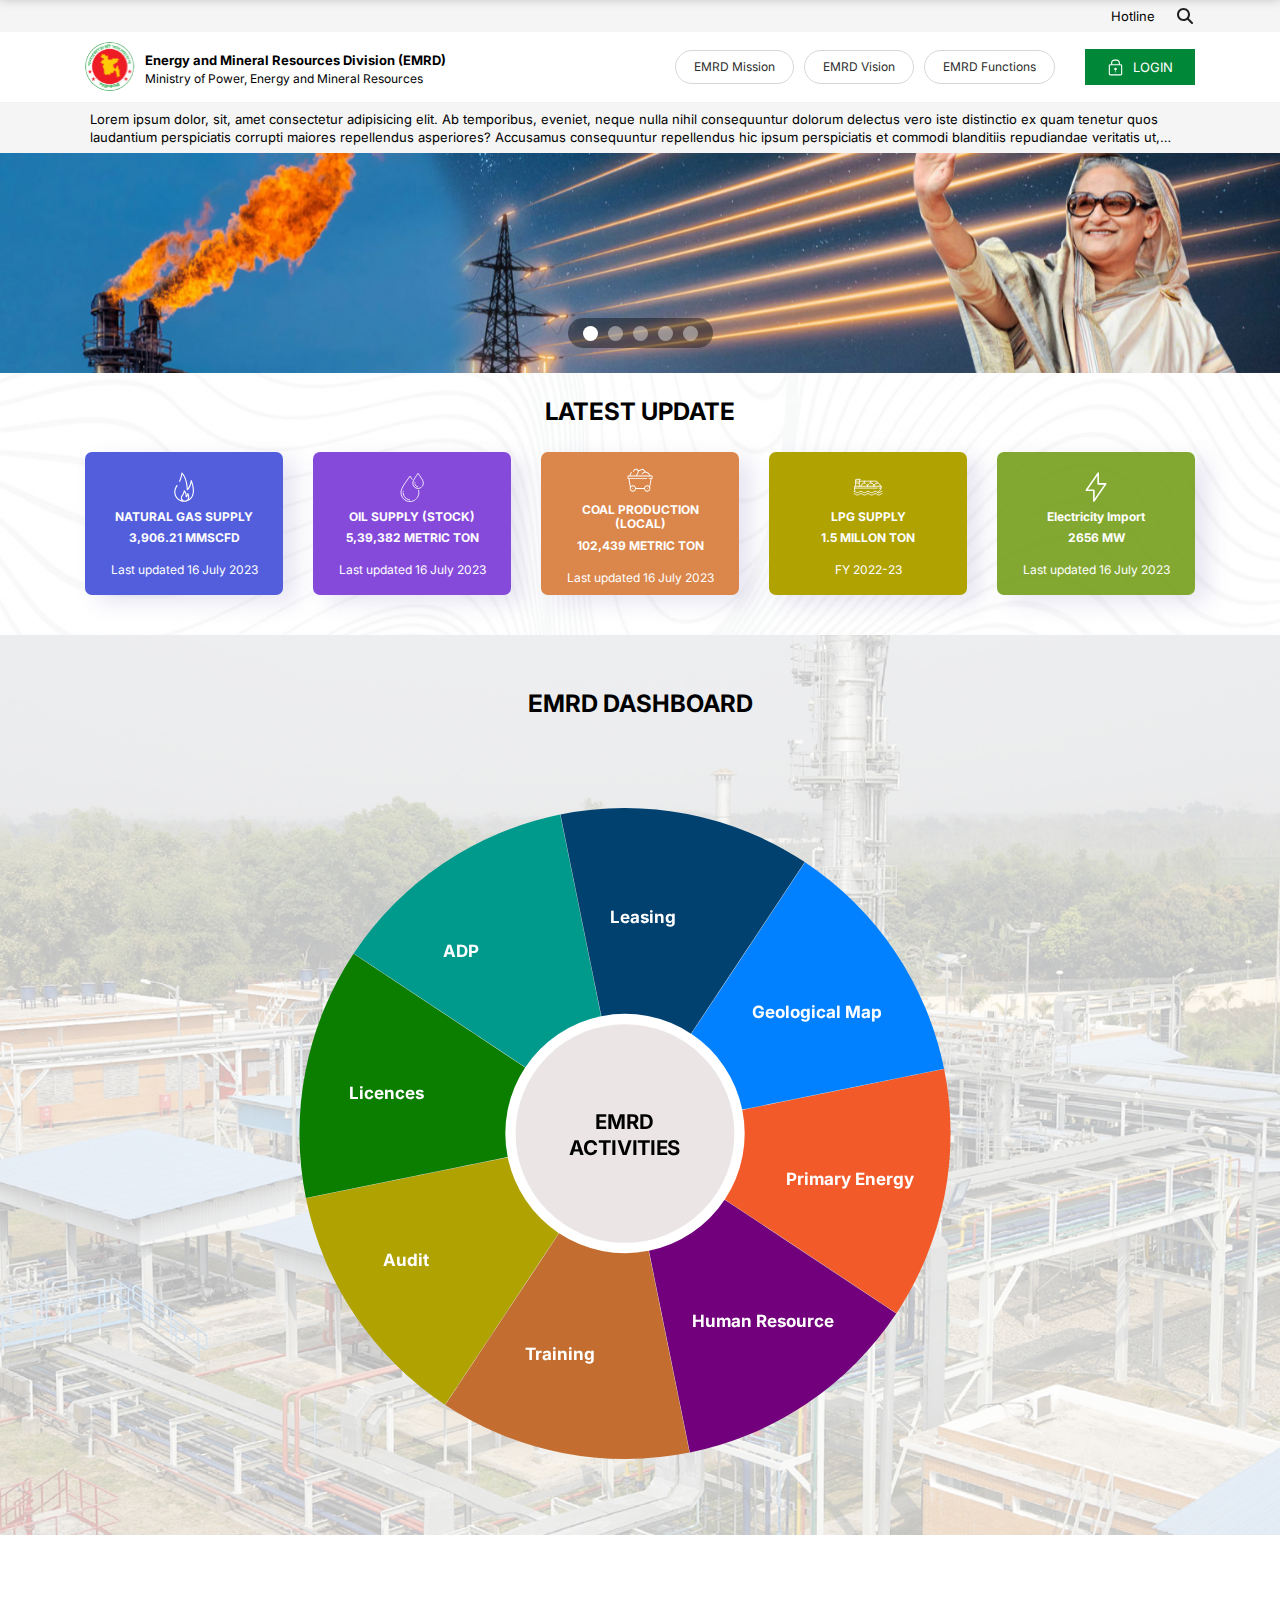
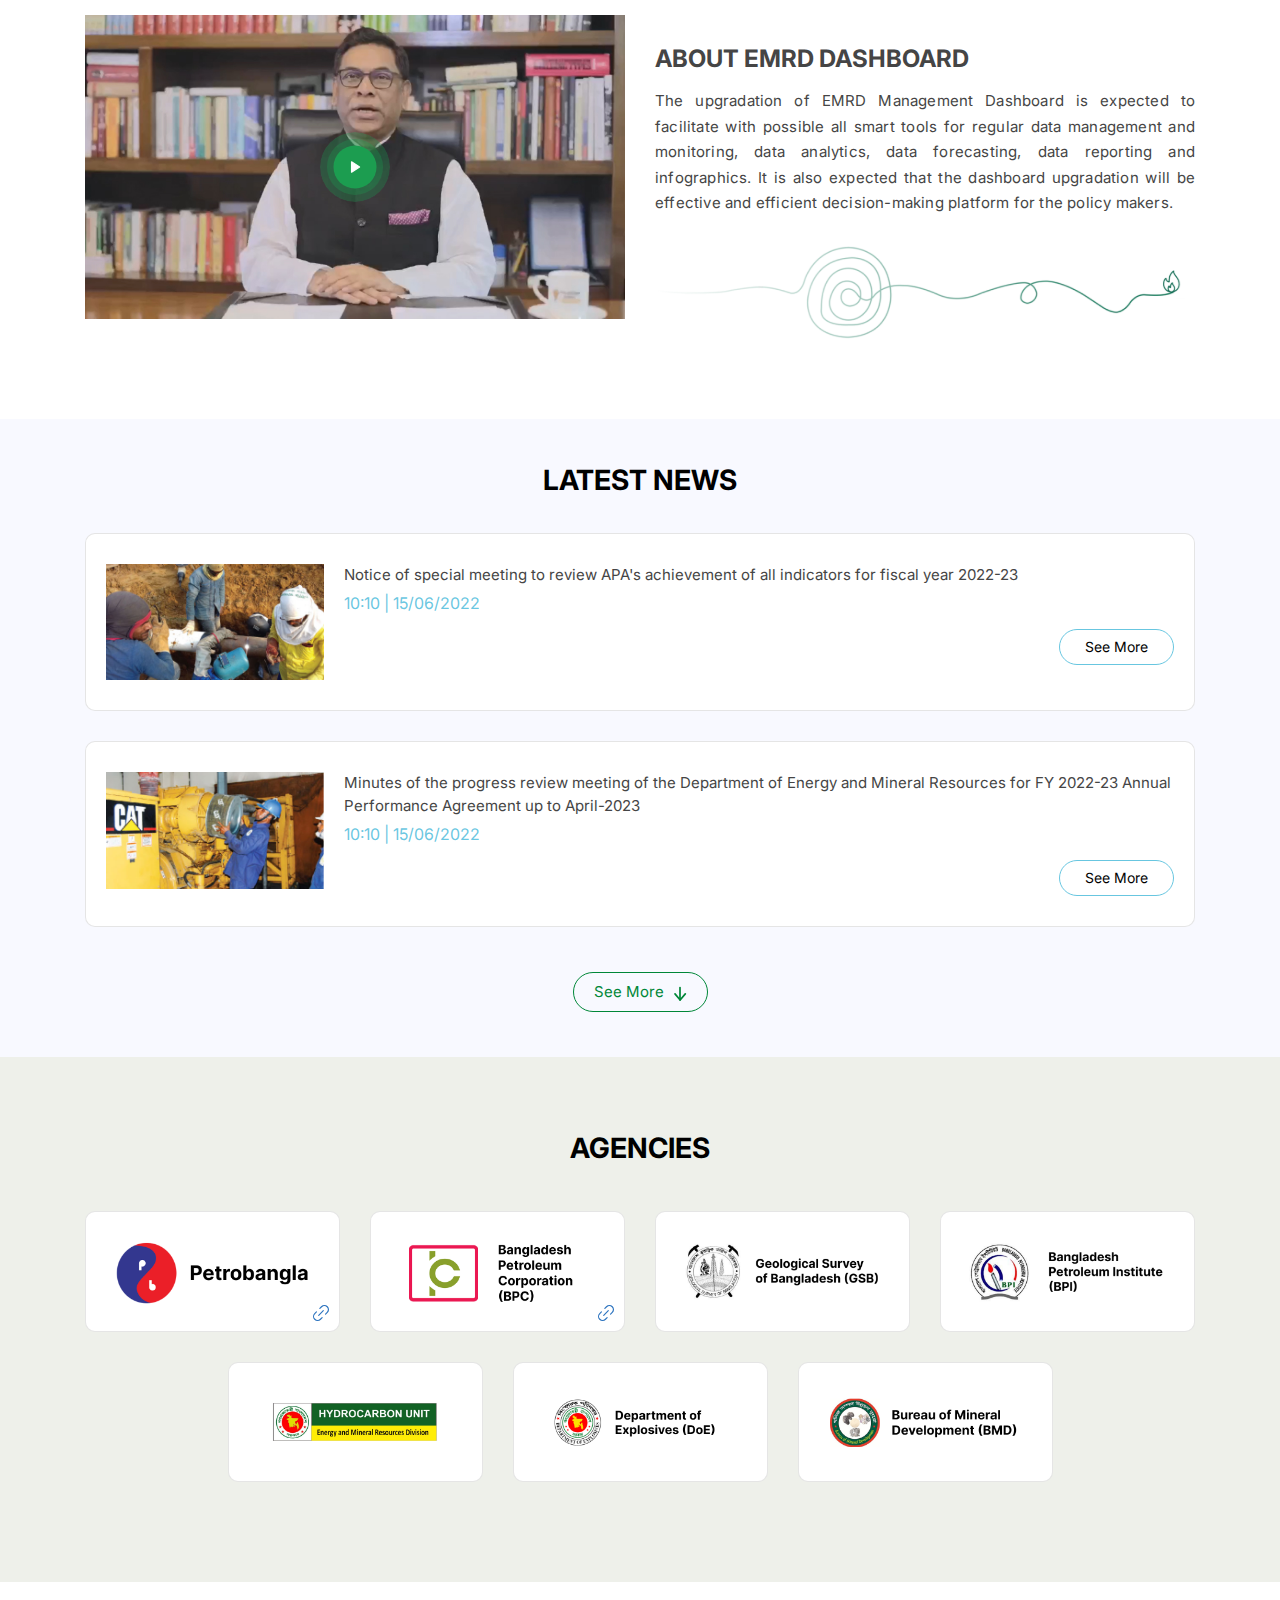
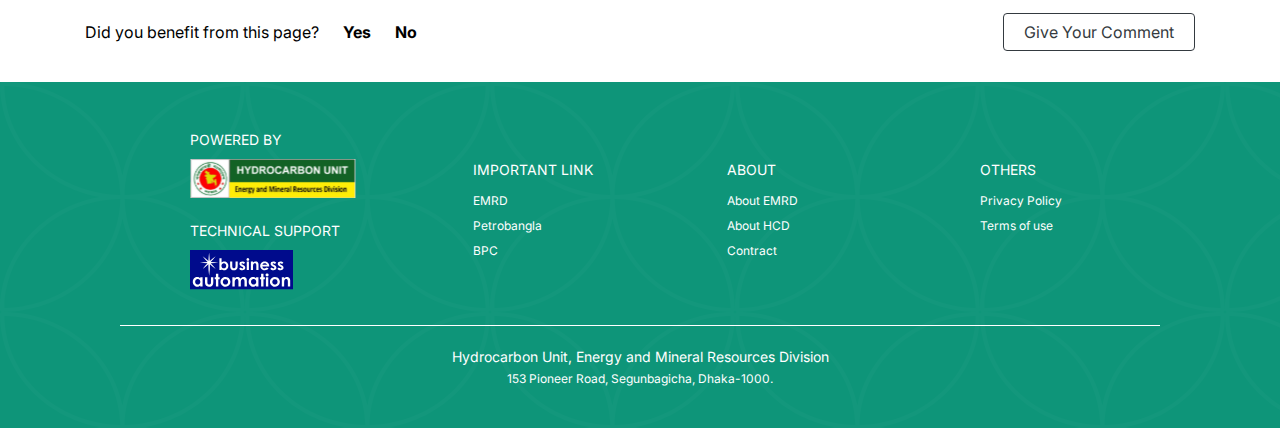
<file: index.html>
<!DOCTYPE html>
<html lang="en">

<head>
    <meta charset="UTF-8">
    <meta name="viewport" content="width=device-width, initial-scale=1.0">

    <title>Home | Energy and Mineral Resources Division (EMRD)</title>

    <link href="./assets/images/new_images/favicon.png" type="image/x-icon" rel="icon" />
    <link href="./assets/images/new_images/favicon.png" type="image/x-icon" rel="shortcut icon" />

    <link rel="preconnect" href="https://fonts.googleapis.com">
    <link rel="preconnect" href="https://fonts.gstatic.com" crossorigin>
    <link href="https://fonts.googleapis.com/css2?family=Inter:wght@300;400;500;600;700;900&display=swap"
        rel="stylesheet">
    <link rel="stylesheet" href="https://cdnjs.cloudflare.com/ajax/libs/font-awesome/5.15.4/css/all.min.css"
        integrity="sha512-1ycn6IcaQQ40/MKBW2W4Rhis/DbILU74C1vSrLJxCq57o941Ym01SwNsOMqvEBFlcgUa6xLiPY/NS5R+E6ztJQ=="
        crossorigin="anonymous" referrerpolicy="no-referrer" />
    <link rel="stylesheet" href="./assets/custom/css/bootstrap.css">

    <link rel="stylesheet" href="./assets/custom/css/select2.min.css">
    <link rel="stylesheet" href="./assets/custom/css/jquery.fancybox.min.css">

    <link rel="stylesheet" href="./assets/custom/css/emrd-style.css?v20230922.0813">
    <link rel="stylesheet" href="./assets/custom/css/emrd-responsive.css?v20230922.0813">


    <script type="text/javascript" src="./assets/custom/js/jquery.min.js"></script>
    <script type="text/javascript" src="./assets/custom/js/popper.min.js"></script>
    <script type="text/javascript" src="./assets/custom/js/jquery.easing.1.3.js"></script>
    <script type="text/javascript" src="./assets/custom/js/bootstrap.js"></script>
    <script type="text/javascript" src="./assets/custom/js/d3.js"></script>
    <script type="text/javascript" src="https://cdn.canvasjs.com/jquery.canvasjs.min.js"></script>
    <script type="text/javascript" src="./assets/custom/js/jquery.marquee.min.js"></script>
    <script type="text/javascript" src="./assets/custom/js/jquery.fancybox.min.js"></script>
    <script type="text/javascript" src="./assets/custom/js/jquery.easy-ticker.min.js"></script>
    <script type="text/javascript" src="./assets/custom/js/custom.js?v20230922.0813"></script>

</head>

<body>
    <div class="site-main">
        <div id="searchOuter" class="">
            <div class="sdg-search">
                <div class="container">
                    <div class="sdg-search-wrap">
                        <form role="search" action="" method="GET">
                            <input class="sdg-src-input" type="text" name="s" value="" placeholder="SEARCH">
                            <span>Hit enter to search or ESC to close</span>
                        </form>
                        <span class="sdgSrcClose"><i class="fas fa-times"></i></span>
                    </div>
                </div>
            </div>
        </div>

        <header class="site-header">
            <div class="header-top">
                <div class="container">
                    <div class="head-top-content">
                        <a href="#">Hotline</a>
                        <span class="topBtnSrc flex-center">
                            <svg xmlns="http://www.w3.org/2000/svg" height="16px" width="16px" viewBox="0 0 512 512">
                                <path fill="#221F20"
                                    d="M416 208c0 45.9-14.9 88.3-40 122.7L502.6 457.4c12.5 12.5 12.5 32.8 0 45.3s-32.8 12.5-45.3 0L330.7 376c-34.4 25.2-76.8 40-122.7 40C93.1 416 0 322.9 0 208S93.1 0 208 0S416 93.1 416 208zM208 352a144 144 0 1 0 0-288 144 144 0 1 0 0 288z" />
                            </svg>
                        </span>
                    </div>
                </div>
            </div>
            <div class="main-header">
                <div class="container">
                    <div class="header-content">
                        <div class="site-nav-block">
                            <div class="main-logo">
                                <a class="emrd-logo" href="index.html">
                                    <span class="emrd-logo-img">
                                        <img src="./assets/custom/images/logo-bdgov.svg" alt="Logo">
                                    </span>
                                    <span class="emrd-logo-title">Energy and Mineral Resources Division (EMRD)</span>
                                    <span class="emrd-logo-subtitle">Ministry of Power, Energy and Mineral
                                        Resources</span>
                                </a>
                            </div>
                            <button class="navbar-toggler collapsed" type="button" data-toggle="collapse"
                                data-target="#navbarCollapse" aria-controls="navbarCollapse" aria-expanded="false"
                                aria-label="Toggle navigation">
                                <span class="navbar-toggler-icon"></span>
                            </button>
                        </div>

                        <div class="collapse navbar-collapse" id="navbarCollapse">
                            <ul class="navbar-nav">
                                <li class="nav-item"><a class="nav-link" href="mission.html">EMRD Mission</a></li>
                                <li class="nav-item"><a class="nav-link" href="vision.html">EMRD Vision</a></li>
                                <li class="nav-item"><a class="nav-link" href="functions.html">EMRD Functions</a></li>
                            </ul>
                            <div class="d-flex navmenu-right">
                                <a class="login-btn flex-center" href="#">
                                    <i class="icon-lock-white"></i>
                                    <span>Login</span>
                                </a>
                            </div>
                        </div>
                    </div>
                </div>
            </div>
        </header>

        <div class="emrd-news-sec">
            <div class="container">
                <div class="emrd-news-content">
                    <div class="emrdNews">
                        <ul class="news-container">
                            <li class="emrd-news-mrq-item">
                                <a href="#">Lorem ipsum dolor, sit, amet consectetur adipisicing elit. Ab temporibus,
                                    eveniet, neque nulla nihil consequuntur dolorum delectus vero iste distinctio ex
                                    quam tenetur quos laudantium perspiciatis corrupti maiores repellendus asperiores?
                                    Accusamus consequuntur repellendus hic ipsum perspiciatis et commodi blanditiis
                                    repudiandae veritatis ut, ipsam mollitia iste esse nisi ea dignissimos itaque eaque.
                                </a>
                            </li>
                            <li class="emrd-news-mrq-item">
                                <span class="emrd-notice-text">Corrupti maiores repellendus asperiores? Accusamus
                                    consequuntur repellendus hic ipsum perspiciatis et commodi blanditiis repudiandae
                                    veritatis ut, ipsam mollitia iste esse nisi ea dignissimos itaque eaque. Lorem ipsum
                                    dolor, sit, amet consectetur adipisicing elit. Ab temporibus, eveniet, neque nulla
                                    nihil consequuntur dolorum delectus vero iste distinctio ex quam tenetur quos
                                    laudantium perspiciatis.</span>
                            </li>
                            <li class="emrd-news-mrq-item">
                                <a href="#">Grade 13-20. Energy and Mineral Resources Department Recruitment</a>
                            </li>
                            <li class="emrd-news-mrq-item">
                                <a href="#">Energy and Mineral Resources Department <br>Recruitment Notification</a>
                            </li>
                            <li class="emrd-news-mrq-item">
                                <a href="#">Grade 13-20. Energy and Mineral Resources <br> Department Recruitment</a>
                            </li>
                            <li class="emrd-news-mrq-item">
                                <a href="#">Energy and Mineral Resources Department Recruitment Notification</a>
                            </li>
                            <li class="emrd-news-mrq-item">
                                <a href="#">Grade 13-20. Energy and Mineral Resources Department Recruitment</a>
                            </li>
                        </ul>
                    </div>
                </div>
            </div>
        </div>

        <section class="home-slider">
            <div id="emrdHomeSlider" class="carousel slide" data-ride="carousel" data-interval="7000">
                <div class="home-slider-indicator">
                    <ol class="carousel-indicators">
                        <li data-target="#emrdHomeSlider" data-slide-to="0" class="active"></li>
                        <li data-target="#emrdHomeSlider" data-slide-to="1"></li>
                        <li data-target="#emrdHomeSlider" data-slide-to="2"></li>
                        <li data-target="#emrdHomeSlider" data-slide-to="3"></li>
                        <li data-target="#emrdHomeSlider" data-slide-to="4"></li>
                    </ol>
                </div>

                <div class="carousel-inner">
                    <div class="carousel-item active">
                        <div class="home-slider-item"
                            style="background-image: url(./assets/custom/images/slider-img-01.jpg);"></div>
                    </div>
                    <div class="carousel-item">
                        <div class="home-slider-item"
                            style="background-image: url(./assets/custom/images/slider-img-02.jpg);"></div>
                    </div>
                    <div class="carousel-item">
                        <div class="home-slider-item"
                            style="background-image: url(./assets/custom/images/slider-img-03.jpg);"></div>
                    </div>
                    <div class="carousel-item">
                        <div class="home-slider-item"
                            style="background-image: url(./assets/custom/images/slider-img-04.jpg);"></div>
                    </div>
                    <div class="carousel-item">
                        <div class="home-slider-item"
                            style="background-image: url(./assets/custom/images/slider-img-05.jpg);"></div>
                    </div>
                </div>

                <a class="carousel-control-prev" href="#emrdHomeSlider" role="button" data-slide="prev">
                    <span class="carousel-control-prev-icon" aria-hidden="true"></span>
                </a>
                <a class="carousel-control-next" href="#emrdHomeSlider" role="button" data-slide="next">
                    <span class="carousel-control-next-icon" aria-hidden="true"></span>
                </a>
            </div>
        </section>

        <section class="emrd-update-sec">
            <div class="container">
                <div class="sec-title">
                    <h3>Latest Update</h3>
                </div>
                <div class="row">
                    <div class="col tdu-col5">
                        <div class="emrd-tdu-item box-style-01">
                            <div class="tdu-item-icon flex-center"><img
                                    src="./assets/custom/images/energy-type-logo-01.svg" alt="Icon"></div>
                            <h5>NATURAL GAS SUPPLY</h5>
                            <p>3,906.21 MMSCFD</p>
                            <span class="update-text">Last updated 16 July 2023</span>
                        </div>
                    </div>
                    <div class="col tdu-col5">
                        <div class="emrd-tdu-item box-style-02">
                            <div class="tdu-item-icon flex-center"><img
                                    src="./assets/custom/images/energy-type-logo-02.svg" alt="Icon"></div>
                            <h5>OIL SUPPLY (STOCK)</h5>
                            <p>5,39,382 METRIC TON</p>
                            <span class="update-text">Last updated 16 July 2023</span>
                        </div>
                    </div>
                    <div class="col tdu-col5">
                        <div class="emrd-tdu-item box-style-03">
                            <div class="tdu-item-icon flex-center"><img
                                    src="./assets/custom/images/energy-type-logo-03.svg" alt="Icon"></div>
                            <h5>COAL PRODUCTION (LOCAL)</h5>
                            <p>102,439 METRIC TON</p>
                            <span class="update-text">Last updated 16 July 2023</span>
                        </div>
                    </div>
                    <div class="col tdu-col5">
                        <div class="emrd-tdu-item box-style-04">
                            <div class="tdu-item-icon flex-center"><img
                                    src="./assets/custom/images/energy-type-logo-04.svg" alt="Icon"></div>
                            <h5>LPG SUPPLY</h5>
                            <p>1.5 MILLON TON</p>
                            <span class="update-text">FY 2022-23</span>
                        </div>
                    </div>
                    <div class="col tdu-col5">
                        <div class="emrd-tdu-item box-style-05">
                            <div class="tdu-item-icon flex-center"><img
                                    src="./assets/custom/images/energy-type-logo-05.svg" alt="Icon"></div>
                            <h5>Electricity Import</h5>
                            <p>2656 MW</p>
                            <span class="update-text">Last updated 16 July 2023</span>
                        </div>
                    </div>
                </div>
            </div>
        </section>

        <section class="home-emrd-dashboard"
            style="background-image: url(./assets/custom/images/home-emrd-dashboard-bg.jpg)">
            <div class="container">
                <div class="sec-title">
                    <h3>EMRD DASHBOARD</h3>
                </div>
                <div class="emrd-dashboard-content">
                    <div id="ringMainContainer" class="emrd-ring-content">
                        <div class="emrd-ring-container">
                            <div class="sdg-wheel-wrap">
                                <div id="emrdRing" class="c-ring">
                                    <div class="center-image">
                                        <div class="ring-center-text">
                                            <span>EMRD <br> ACTIVITIES</span>
                                        </div>
                                    </div>
                                </div>
                            </div>
                            <div class="sdg-content-wrap">
                                <div class="sdg-ring-content-description"></div>
                            </div>
                        </div>
                    </div>

                    <div id="emrdActivityDocument" class="block emrd-activity-ring-content">
                        <div class="container">
                            <div class="view view-sdg view-id-sdg view-display-id-page_1">
                                <div class="view-content">

                                    <div class="sdg-node sdg-1 sdg-node-hidden views-row">
                                        <div class="sdg-content-description">
                                            <div class="emrd-ring-desc-wrap"
                                                style="background-color: transparent !important; box-shadow: none !important;">
                                                <div class="emrd-activity-block">
                                                    <div class="act-graph-box">
                                                        <span class="pe-chart-title">Primary <br> Energy</span>
                                                        <div id="chartContainer"></div>
                                                        <script>
                                                            $(document).ready(function () {
                                                                var chart = new CanvasJS.Chart("chartContainer", {
                                                                    animationEnabled: true,
                                                                    backgroundColor: "transparent",
                                                                    toolTip: {
                                                                        enabled: true
                                                                    },
                                                                    data: [{
                                                                        type: "doughnut",
                                                                        radius: "70%",
                                                                        innerRadius: "20%",
                                                                        startAngle: 15,
                                                                        showInLegend: false,
                                                                        indexLabelFontSize: 14,
                                                                        indexLabelFontWeight: "bold",
                                                                        indexLabelLineThickness: 2,
                                                                        indexLabelFontColor: "black",
                                                                        legendText: "{label}",
                                                                        indexLabel: "{label} - #percent%",
                                                                        toolTipContent: "<span style='color: white'><b>{indexLabel}</b> | {y} </span>",
                                                                        explodeOnClick: false,
                                                                        click: function (e) {
                                                                            if (e.dataPoint && e.dataPoint.url) { window.open(e.dataPoint.url, "_blank") }
                                                                        },
                                                                        dataPoints: [
                                                                            {
                                                                                y: 18,
                                                                                indexLabel: "OIL - 18.37%",
                                                                                url: "primary-energy/oil",
                                                                                cursor: "pointer"
                                                                            },
                                                                            {
                                                                                y: 3,
                                                                                indexLabel: "LPG - 2.69%",
                                                                                url: "primary-energy/lpg",
                                                                                cursor: "pointer"
                                                                            },
                                                                            {
                                                                                y: 34,
                                                                                indexLabel: "GAS - 34.13%",
                                                                                url: "primary-energy/gas",
                                                                                cursor: "pointer"
                                                                            },
                                                                            {
                                                                                y: 10,
                                                                                indexLabel: "LNG - 9.76%",
                                                                                url: "primary-energy/lng",
                                                                                cursor: "pointer"
                                                                            },
                                                                            {
                                                                                y: 1,
                                                                                indexLabel: "Coal (local) - 0.54%",
                                                                                url: "primary-energy/coal/local/summary",
                                                                                cursor: "pointer"
                                                                            },
                                                                            {
                                                                                y: 7,
                                                                                indexLabel: "Coal (Imported) - 6.78%",
                                                                                url: "primary-energy/coal/import",
                                                                                cursor: "pointer"
                                                                            },
                                                                            {
                                                                                y: 2,
                                                                                indexLabel: "Renewal Energy - 1.22%",
                                                                                url: "primary-energy/renewal-energy",
                                                                                cursor: "pointer"
                                                                            },
                                                                            {
                                                                                y: 30,
                                                                                indexLabel: "Biomas - 25%",
                                                                                url: "primary-energy/biomas",
                                                                                cursor: "pointer"
                                                                            },
                                                                            {
                                                                                y: 2,
                                                                                indexLabel: "Eletricity (Imported) - 1.5%",
                                                                                url: "primary-energy/eletricity/import",
                                                                                cursor: "pointer"
                                                                            },
                                                                        ]
                                                                    }]
                                                                });

                                                                chart.render();

                                                                chart.addEventListener("click", function (e) {
                                                                    if (e.dataPoint && e.dataPoint.url) { window.open(e.dataPoint.url, "_blank") }
                                                                    console.log('Click event triggered');
                                                                });
                                                            });
                                                        </script>
                                                    </div>
                                                </div>
                                            </div>
                                        </div>
                                    </div>

                                    <div class="sdg-node sdg-2 sdg-node-hidden views-row">
                                        <div class="sdg-content-description">
                                            <div class="emrd-ring-desc-wrap" style="background-color: #ffffff;">
                                                <div class="emrd-ring-title">
                                                    <h3>Human Resource</h3>
                                                </div>
                                                <div class="emrd-activity-block">
                                                    <div class="emrd-activity-lists">
                                                        <a href="inner-manpower.html"
                                                            class="emrd-activity-item bg-gradient-purple">
                                                            <h4>MAN POWER</h4>
                                                            <p>Approved 20721</p>
                                                            <span class="last-upd-date">Last updated 16 July 2023</span>
                                                        </a>
                                                    </div>
                                                </div>
                                            </div>
                                        </div>
                                    </div>

                                    <div class="sdg-node sdg-3 sdg-node-hidden views-row">
                                        <div class="sdg-content-description">
                                            <div class="emrd-ring-desc-wrap" style="background-color: #ffffff;">
                                                <div class="emrd-ring-title">
                                                    <h3>Training</h3>
                                                </div>
                                                <div class="emrd-activity-block">
                                                    <div class="emrd-activity-lists">
                                                        <a href="inner-training-emrd.html" class="emrd-activity-item">
                                                            <h4>EMRD</h4>
                                                            <span class="last-upd-date">Last updated 16 July 2023</span>
                                                        </a>
                                                        <a href="inner-training-bpi.html"
                                                            class="emrd-activity-item bg-gradient-pink">
                                                            <h4>BPI</h4>
                                                            <span class="last-upd-date">Last updated 16 July 2023</span>
                                                        </a>
                                                    </div>
                                                </div>
                                            </div>
                                        </div>
                                    </div>

                                    <div class="sdg-node sdg-4 sdg-node-hidden views-row">
                                        <div class="sdg-content-description">
                                            <div class="emrd-ring-desc-wrap" style="background-color: #ffffff;">
                                                <div class="emrd-ring-title">
                                                    <h3>Audit</h3>
                                                </div>
                                                <div class="emrd-activity-block">
                                                    <div class="act-graph-box">
                                                        <img src="assets/custom/images/graph-activity-audit.png"
                                                            alt="Images">
                                                    </div>
                                                </div>
                                            </div>
                                        </div>
                                    </div>

                                    <div class="sdg-node sdg-5 sdg-node-hidden views-row">
                                        <div class="sdg-content-description">
                                            <div class="emrd-ring-desc-wrap" style="background-color: #ffffff;">
                                                <div class="emrd-ring-title">
                                                    <h3>Licences</h3>
                                                </div>
                                                <div class="emrd-activity-block">
                                                    <div class="emrd-activity-lists">
                                                        <a href="inner-licence-bmd.html" class="emrd-activity-item">
                                                            <h4>BMD</h4>
                                                            <p>Total granted area <br>5000 Hectare</p>
                                                            <span class="last-upd-date">Last updated 16 July 2023</span>
                                                        </a>
                                                        <a href="inner-licence-doex.html"
                                                            class="emrd-activity-item bg-gradient-purple">
                                                            <h4>DoEx</h4>
                                                            <p>Total received <br>Application 230</p>
                                                            <span class="last-upd-date">Last updated 16 July 2023</span>
                                                        </a>
                                                    </div>
                                                </div>
                                            </div>
                                        </div>
                                    </div>

                                    <div class="sdg-node sdg-6 sdg-node-hidden views-row">
                                        <div class="sdg-content-description">
                                            <div class="emrd-ring-desc-wrap" style="background-color: #ffffff;">
                                                <div class="emrd-ring-title">
                                                    <h3>ADP</h3>
                                                </div>
                                                <div class="emrd-activity-block">
                                                    <div class="emrd-activity-lists">
                                                        <a href="inner-emrd-dashboard.html" class="emrd-activity-item">
                                                            <h4>GOB</h4>
                                                            <span class="last-upd-date">Last updated 16 July 2023</span>
                                                        </a>
                                                        <a href="inner-emrd-dashboard.html"
                                                            class="emrd-activity-item bg-gradient-purple">
                                                            <h4>SELF-FINANCED</h4>
                                                            <span class="last-upd-date">Last updated 16 July 2023</span>
                                                        </a>
                                                        <a href="inner-emrd-dashboard.html"
                                                            class="emrd-activity-item bg-gradient-pink">
                                                            <h4>GDF</h4>
                                                            <span class="last-upd-date">Last updated 16 July 2023</span>
                                                        </a>
                                                    </div>
                                                </div>
                                            </div>
                                        </div>
                                    </div>

                                    <div class="sdg-node sdg-7 sdg-node-hidden views-row">
                                        <div class="sdg-content-description">
                                            <div class="emrd-ring-desc-wrap" style="background-color: #ffffff;">
                                                <div class="emrd-ring-title">
                                                    <h3>Leasing</h3>
                                                </div>
                                                <div class="emrd-activity-block">
                                                    <div class="emrd-activity-lists">
                                                        <a href="inner-lease-mineral.html"
                                                            class="emrd-activity-item bg-gradient-orange">
                                                            <h4>Mineral wise lease</h4>
                                                            <p>Total granted area <br>7400 Hectare</p>
                                                            <span class="last-upd-date">Last updated 16 July 2023</span>
                                                        </a>
                                                        <a href="inner-lease-revenue.html"
                                                            class="emrd-activity-item bg-gradient-pink">
                                                            <h4>Revenue to exchequer</h4>
                                                            <p>Total AMOUNT <br>84,20,872 thousand TK</p>
                                                            <span class="last-upd-date">Last updated 16 July 2023</span>
                                                        </a>
                                                    </div>
                                                </div>
                                            </div>
                                        </div>
                                    </div>

                                    <div class="sdg-node sdg-8 sdg-node-hidden views-row">
                                        <div class="sdg-content-description">
                                            <div class="emrd-ring-desc-wrap" style="background-color: #ffffff;">
                                                <div class="emrd-ring-title">
                                                    <h3>Geological Map</h3>
                                                </div>
                                                <div class="emrd-activity-block">
                                                    <div class="emrd-activity-lists">
                                                        <a href="inner-emrd-dashboard.html" class="emrd-activity-item">
                                                            <h4>Mineral Resources Map</h4>
                                                            <span class="last-upd-date">Last updated 16 July 2023</span>
                                                        </a>
                                                        <a href="inner-emrd-dashboard.html"
                                                            class="emrd-activity-item bg-gradient-purple">
                                                            <h4>Geo-scientific Map</h4>
                                                            <span class="last-upd-date">Last updated 16 July 2023</span>
                                                        </a>
                                                        <a href="inner-emrd-dashboard.html"
                                                            class="emrd-activity-item bg-gradient-pink">
                                                            <h4>GeoUPAC Project Map</h4>
                                                            <span class="last-upd-date">Last updated 16 July 2023</span>
                                                        </a>
                                                    </div>
                                                </div>
                                            </div>
                                        </div>
                                    </div>
                                </div>
                            </div>
                        </div>
                    </div>
                </div>
            </div>
        </section>

        <section class="home-about-sec">
            <div class="container">
                <div class="row">
                    <div class="col-lg-6">
                        <div class="about-video">
                            <img src="./assets/custom/images/about-video-img.jpg" alt="Image" width="800" height="550">
                            <a class="about-video-btn" data-fancybox href="./assets/custom/video/about-video.mp4">
                                <span class="video-play-icon"></span>
                            </a>
                        </div>
                    </div>
                    <div class="col-lg-6">
                        <div class="about-desc">
                            <h3>About EMRD Dashboard</h3>
                            <p>The upgradation of EMRD Management Dashboard is expected to facilitate with possible all
                                smart tools for regular data management and monitoring, data analytics, data
                                forecasting, data reporting and infographics. It is also expected that the dashboard
                                upgradation will be effective and efficient decision-making platform for the policy
                                makers.</p>
                            <div class="about-bottom-shape">
                                <img src="./assets/custom/images/about-bottom-img.svg" alt="img">
                            </div>
                        </div>
                    </div>
                </div>
            </div>
        </section>

        <section class="home-latest-news">
            <div class="container">
                <div class="sec-title">
                    <h2>Latest News</h2>
                </div>
                <div class="news-content">
                    <div class="emrd-news-item">
                        <div class="news-item-img">
                            <img src="./assets/custom/images/news-img-01.jpg" alt="Images">
                        </div>
                        <div class="news-item-desc">
                            <p>Notice of special meeting to review APA's achievement of all indicators for fiscal year
                                2022-23</p>
                            <span class="news-date-text">10:10 | 15/06/2022</span>
                            <a class="news-seemore-btn" href="#">See More</a>
                        </div>
                    </div>

                    <div class="emrd-news-item">
                        <div class="news-item-img">
                            <img src="./assets/custom/images/news-img-02.jpg" alt="Images">
                        </div>
                        <div class="news-item-desc">
                            <p>Minutes of the progress review meeting of the Department of Energy and Mineral Resources
                                for FY 2022-23 Annual Performance Agreement up to April-2023</p>
                            <span class="news-date-text">10:10 | 15/06/2022</span>
                            <a class="news-seemore-btn" href="#">See More</a>
                        </div>
                    </div>
                </div>

                <div class="sec-btn-group flex-center">
                    <a class="emrd-icon-btn" href="#">
                        <span class="btn-text">See More</span>
                        <span class="btn-icon">
                            <svg xmlns="http://www.w3.org/2000/svg" width="13" height="15" viewBox="0 0 13 15"
                                fill="none">
                                <path d="M11.2852 7.84561L6.1423 14.015L0.999441 7.84561" stroke="#008738"
                                    stroke-width="1.71429" stroke-linecap="round" stroke-linejoin="round" />
                                <path d="M5.99805 13.8683L5.99805 1.52947" stroke="#008738" stroke-width="1.71429"
                                    stroke-linecap="round" stroke-linejoin="round" />
                            </svg>
                        </span>
                    </a>
                </div>
            </div>
        </section>

        <section class="emrd-agencies-sec">
            <div class="container">
                <div class="sec-title">
                    <h2>Agencies</h2>
                </div>
                <div class="row agencies-row">
                    <div class="col-lg-3 col-md-6">
                        <a class="emrd-agencies-item agency-link-icon" href="agency-petrobangla.html">
                            <img src="./assets/custom/images/agencies-logo-01.png" alt="logo">
                        </a>
                    </div>
                    <div class="col-lg-3 col-md-6">
                        <a class="emrd-agencies-item agency-link-icon" href="agency-bpc.html">
                            <img src="./assets/custom/images/agencies-logo-02.png" alt="logo">
                        </a>
                    </div>
                    <div class="col-lg-3 col-md-6">
                        <a class="emrd-agencies-item" href="http://www.gsb.gov.bd">
                            <img src="./assets/custom/images/agencies-logo-03.png" alt="logo">
                        </a>
                    </div>
                    <div class="col-lg-3 col-md-6">
                        <a class="emrd-agencies-item" target="_blank" href="https://bpi.portal.gov.bd">
                            <img src="./assets/custom/images/agencies-logo-04.png" alt="logo">
                        </a>
                    </div>
                    <div class="col-lg-3 col-md-6">
                        <a class="emrd-agencies-item" target="_blank" href="http://www.hcu.org.bd">
                            <img src="./assets/custom/images/agencies-logo-05.png" alt="logo">
                        </a>
                    </div>
                    <div class="col-lg-3 col-md-6">
                        <a class="emrd-agencies-item" target="_blank" href="http://www.explosives.gov.bd">
                            <img src="./assets/custom/images/agencies-logo-06.png" alt="logo">
                        </a>
                    </div>
                    <div class="col-lg-3 col-md-6">
                        <a class="emrd-agencies-item" target="_blank" href="https://bomd.gov.bd">
                            <img src="./assets/custom/images/agencies-logo-07.png" alt="logo">
                        </a>
                    </div>
                </div>
            </div>
        </section>

        <section class="give-comments-sec bg-white">
            <div class="container">
                <div class="give-comments-content">
                    <p>Did you benefit from this page? <span><strong>Yes</strong> <strong>No</strong></span></p>
                    <a class="btn btn-outline-dark" href="comments.html">Give Your Comment</a>
                </div>
            </div>
        </section>

        <footer class="site-footer">
            <div class="container">
                <div class="footer-content">
                    <div class="row">
                        <div class="col-lg-3 col-md-6">
                            <div class="footer-logo">
                                <h3>Powered by</h3>
                                <a class="ftr-logo" href="#">
                                    <img src="./assets/custom/images/logo-hydrocarbon-unit.svg" width="160" alt="Logo">
                                </a>
                            </div>
                            <div class="footer-logo">
                                <h3>Technical Support</h3>
                                <a class="ftr-logo" href="#">
                                    <img src="./assets/custom/images/ba-logo-blue.svg" width="114" alt="Logo">
                                </a>
                            </div>
                        </div>
                        <div class="col-lg-3 col-md-6">
                            <div class="footer-item">
                                <h3>Important Link</h3>
                                <ul>
                                    <li><a href="#">EMRD</a></li>
                                    <li><a href="#">Petrobangla</a></li>
                                    <li><a href="#">BPC</a></li>
                                </ul>
                            </div>
                        </div>
                        <div class="col-lg-3 col-md-6">
                            <div class="footer-item">
                                <h3>About</h3>
                                <ul>
                                    <li><a href="#">About EMRD</a></li>
                                    <li><a href="#">About HCD</a></li>
                                    <li><a href="#">Contract</a></li>
                                </ul>
                            </div>
                        </div>

                        <div class="col-lg-3 col-md-6">
                            <div class="footer-item">
                                <h3>Others</h3>
                                <ul>
                                    <li><a href="#">Privacy Policy</a></li>
                                    <li><a href="#">Terms of use</a></li>
                                </ul>
                            </div>
                        </div>
                    </div>
                </div>
                <div class="copyright-content">
                    <div class="copyright-text">
                        <p>Hydrocarbon Unit, Energy and Mineral Resources Division <br><small>153 Pioneer Road,
                                Segunbagicha, Dhaka-1000.</small></p>
                    </div>
                </div>
            </div>
        </footer>
    </div>

    <script type="text/javascript" src="./assets/custom/js/ring-main.js?v20230922.0813"></script>
</body>

</html>
</file>
<file: assets/custom/css/emrd-style.css>
/*!
Theme Name: emrd
Theme URI: https://github.com/hafiz6512
Author: Hafizur Rahman
Author URI: https://github.com/hafiz6512
Autthor Email: hafiz6512@gmail.com
Description: Description
Version: 1.0.0
License: GNU General Public License v3 or later
License URI: LICENSE
Text Domain: emrd
*/

html {
  -webkit-box-sizing: border-box;
  -moz-box-sizing: border-box;
  box-sizing: border-box;
}

*,
*:before,
*:after {
  -webkit-box-sizing: inherit;
  -moz-box-sizing: inherit;
  box-sizing: inherit;
}

body {
  background-color: #ffffff !important;
  font-family: "Inter", sans-serif;
  padding: 0;
  margin: 0;
  font-size: 16px;
  line-height: normal;
  font-weight: normal;
  color: #000000;
}

p {
  font-family: "Inter", sans-serif;
  font-size: 16px;
  line-height: 1.5;
  margin-bottom: 20px;
}

h1,
h2,
h3,
h4,
h5,
h6 {
  font-family: "Inter", sans-serif;
  line-height: 1.2;
  margin: 0 0 20px;
  font-weight: 700;
}
h1 {
  font-size: 40px;
  font-weight: bold;
}
h2 {
  font-size: 28px;
}
h3 {
  font-size: 24px;
}
h4 {
  font-size: 20px;
}
h5 {
  font-size: 18px;
}
h6 {
  font-size: 16px;
}

section {
  position: relative;
  display: block;
  width: 100%;
}

a {
  font-family: "Inter", sans-serif;
  color: inherit;
  text-decoration: none !important;
  outline: none !important;
}
a:hover,
a:active {
  color: #008738;
  outline: none;
  text-decoration: none !important;
}

a,
button {
  -webkit-transition: all 0.3s ease-in-out 0s;
  -moz-transition: all 0.3s ease-in-out 0s;
  -o-transition: all 0.3s ease-in-out 0s;
  -ms-transition: all 0.3s ease-in-out 0s;
  transition: all 0.3s ease-in-out 0s;
}

button:focus {
  outline: none !important;
  text-decoration: none;
}
img {
  height: auto;
  max-width: 100%;
}

.ul {
  padding: 0;
  margin: 0;
  list-style: none;
}
.li {
  font-family: "Inter", sans-serif;
  list-style: none;
}
span {
  font-family: "Inter", sans-serif;
}

body ::-webkit-input-placeholder {
  color: #a5abb3;
  opacity: 0.95 !important;
}
body :-moz-placeholder {
  color: #a5abb3;
  opacity: 0.95 !important;
}
body ::-moz-placeholder {
  color: #a5abb3;
  opacity: 0.95 !important;
}

select.form-control {
  background: #ffffff url(../images/icon-arrow-down.svg) no-repeat;
  background-position: calc(100% - 10px) center;
  background-size: 14px 14px;
  padding-right: 25px;
  cursor: pointer;
  -moz-appearance: none;
  -webkit-appearance: none;
  appearance: none;
}

/**
 * Top Search
 */
body.scrollOff {
  overflow-y: hidden;
  position: fixed;
  top: 0;
  left: 0;
  bottom: 0;
  right: 15px;
  padding: 0;
  margin: 0;
  -ms-overflow-style: none;
  scrollbar-width: none;
}

body #searchOuter {
  background-color: #ffffff;
  height: 200px;
  width: 100%;
  position: fixed;
  padding: 0;
  top: -1px;
  left: 0;
  display: block;
  z-index: 99999 !important;
  box-shadow: 0 0px 10px 0 rgb(112, 112, 112, 0.44);
  transition: transform 0.8s cubic-bezier(0.2, 1, 0.3, 1),
    opacity 0.8s cubic-bezier(0.2, 1, 0.3, 1);
  -webkit-transform: translate3d(0, -200px, 0);
  transform: translate3d(0, -200px, 0);
}
body #searchOuter .srcOuterWrap {
  position: fixed;
  top: 0;
  left: 0;
  width: 100vw;
  height: 100vh;
  background: rgba(0, 0, 0, 0.38);
}
body #searchOuter.sdgSrcOpen {
  transform: translate3d(0, 0vh, 0);
  -webkit-transform: translate3d(0, 0vh, 0);
}

#searchOuter .sdg-search {
  max-width: 1200px;
  width: 100%;
  position: relative;
  z-index: 10;
  margin: 0 auto;
  height: 100%;
  display: -webkit-flex;
  display: -ms-flexbox;
  display: flex;
  align-items: center;
}
#searchOuter .sdg-search .sdg-src-input {
  width: 100%;
  padding: 10px 60px 5px 0;
  border: none;
  border-bottom: 3px solid #008738;
  font-size: 40px;
  line-height: 1;
}
#searchOuter .sdg-search .sdg-src-input:active,
#searchOuter .sdg-search .sdg-src-input:focus {
  outline: none !important;
  box-shadow: none !important;
}
#searchOuter .sdg-search .sdg-search-wrap {
  position: relative;
}
#searchOuter .sdg-search .sdg-search-wrap span {
  opacity: 0.7;
  display: block;
  color: rgba(0, 0, 0, 0.4);
  margin-top: 15px;
  font-size: 18px;
}
#searchOuter .sdg-search .sdg-search-wrap .sdgSrcClose {
  height: 40px;
  width: 40px;
  display: flex;
  align-items: center;
  justify-content: center;
  position: absolute;
  right: 20px;
  top: 0;
  background-color: rgba(0, 0, 0, 0.05);
  border-radius: 50%;
  font-size: 20px;
  font-weight: normal;
  cursor: pointer;
  color: #000;
  transition: transform 0.8s cubic-bezier(0.2, 1, 0.3, 1),
    background-color 0.8s cubic-bezier(0.2, 1, 0.3, 1);
}
#searchOuter .sdg-search .sdg-search-wrap .sdgSrcClose:hover {
  background-color: #008738;
  color: #ffffff;
}

/**
 * Header
 */
.flex-center {
  display: flex;
  align-items: center;
  justify-content: center;
}
.site-header {
  position: relative;
}

/**
 * Header Top
 */
.header-top {
  background-color: #f5f5f5;
}
.header-top .head-top-content {
  position: relative;
  display: flex;
  width: 100%;
  height: 32px;
  align-items: center;
  justify-content: flex-end;
  column-gap: 20px;
  flex-direction: row;
  flex-wrap: nowrap;
  padding: 3px 0;
}
.header-top .head-top-content a {
  font-size: 13px;
  line-height: 20px;
  display: block;
}

.topBtnSrc {
  height: 20px;
  width: 20px;
  cursor: pointer;
}
.topBtnSrc svg,
.topBtnSrc img {
  width: auto;
  height: 16px;
}

/**
 * Main Header
 */
.main-header {
  position: relative;
  background: #ffffff;
  min-height: 70px;
  width: 100%;
  padding: 10px 0;
  border-bottom: 0.5px solid rgba(0, 0, 0, 0.05);
}

/**
 * Logo
 */
.emrd-logo {
  display: flex;
  align-items: flex-start;
  justify-content: center;
  flex-direction: column;
  min-height: 50px;
  position: relative;
  padding-left: 60px;
  padding-top: 4px;
  flex-wrap: wrap;
  color: #000000;
}
.emrd-logo:hover {
  color: #008738;
}
.emrd-logo .emrd-logo-img {
  width: 50px;
  height: 50px;
  position: absolute;
  left: 0;
  top: 50%;
  margin-top: -25px;
}
.emrd-logo .emrd-logo-img img {
  display: block;
  width: 100%;
}
.emrd-logo .emrd-logo-subtitle,
.emrd-logo .emrd-logo-title {
  display: block;
  font-size: 15px;
  line-height: 1.1;
  font-weight: 700;
  white-space: nowrap;
  margin: 2px 0;
}
.emrd-logo .emrd-logo-subtitle {
  font-size: 14px;
  font-weight: 400;
}
@media (max-width: 1200px) {
  .emrd-logo .emrd-logo-subtitle,
  .emrd-logo .emrd-logo-title {
    white-space: break-spaces;
  }
}

.main-header .navbar-toggler {
  background-color: #008738;
  border-color: #008738;
  color: #ffffff;
  padding: 10px 12px;
  font-size: 12px;
}
.main-header .navbar-toggler.collapsed .navbar-toggler-icon {
  background-image: url("data:image/svg+xml;charset=utf8,%3Csvg viewBox='0 0 30 30' xmlns='http://www.w3.org/2000/svg'%3E%3Cpath stroke='rgba(255, 255, 255, 1)' stroke-width='2' stroke-linecap='round' stroke-miterlimit='10' d='M4 7h22M4 15h22M4 23h22'/%3E%3C/svg%3E");
  fill: #ffffff;
  background-size: 30px;
  -webkit-transform: rotate(0deg);
  transform: rotate(0deg);
}
.main-header .navbar-toggler .navbar-toggler-icon {
  background: url("../images/icon-plus-white.svg") no-repeat center center;
  background-size: 28px;
  -webkit-transition: all 0.3s ease-in-out 0s;
  -moz-transition: all 0.3s ease-in-out 0s;
  -o-transition: all 0.3s ease-in-out 0s;
  -ms-transition: all 0.3s ease-in-out 0s;
  transition: all 0.3s ease-in-out 0s;
  -webkit-transform: rotate(45deg);
  transform: rotate(45deg);
}

.header-content,
.header-content .site-nav-block {
  display: flex;
  justify-content: space-between;
  flex-wrap: wrap;
  align-items: center;
}

.main-header .nav-link {
  display: block;
  padding: 12px 20px;
  text-align: left;
  font-size: 14px;
  line-height: 16px;
  font-weight: normal;
  color: #2e2e2e;
  border-radius: 40px;
}
.main-header .nav-link.active,
.main-header .nav-link:hover {
  color: #008738;
}
.main-header .login-btn {
  width: 120px;
  height: 42px;
  text-align: center;
  padding: 10px 20px;
  background: #008738;
  color: #ffffff;
  border-radius: 0;
  font-size: 13px;
  line-height: 20px;
  font-weight: normal;
  column-gap: 8px;
  text-transform: uppercase;
}
.main-header .login-btn:hover {
  background: #0db14b;
}

.icon-lock-white {
  background: url(../images/icon-lock-white.svg) no-repeat center center;
  background-size: 18px 17px;
  display: inline-block;
  width: 18px;
  height: 17px;
}

/**
 * Marquee Section
 */
.emrd-marque-sec {
  position: relative;
  height: 34px;
  background: #f5f5f5;
  padding: 7px;
  display: flex;
  align-items: center;
  justify-content: center;
  flex-wrap: nowrap;
  overflow: hidden;
}

.emrd-marque-sec .emrd-marquee {
  overflow: hidden;
  display: inline-block;
  width: auto;
  padding: 0 10px;
  font-size: 14px;
  line-height: 15px;
  white-space: nowrap;
}
.emrd-marque-sec .emrd-marquee p {
  padding: 0;
  margin: 0;
  font-size: 12px;
  line-height: 1.2;
  white-space: nowrap;
}

/**
 * Home Slider
 */
.home-slider {
  position: relative;
  width: 100%;
}
.home-slider .home-slider-item {
  position: relative;
  width: 100%;
  height: 220px;
  background-repeat: no-repeat;
  background-position: center center;
  background-size: cover;
  padding: 40px 25px;
  display: flex;
  align-items: flex-end;
  justify-content: flex-end;
}

.home-slider .home-slider-indicator {
  position: absolute;
  left: 0;
  bottom: 0;
  width: 100%;
  display: flex;
  align-items: center;
  justify-content: center;
  text-align: center;
}
.home-slider .carousel-indicators {
  background: rgba(0, 0, 0, 0.4);
  height: 30px;
  align-items: center;
  justify-content: center;
  border-radius: 30px;
  width: auto;
  position: relative;
  padding: 0 10px;
  margin: 0 auto 25px;
}
.home-slider .carousel-indicators li {
  opacity: 1;
  height: 15px;
  width: 15px;
  border-radius: 50%;
  background: rgba(255, 255, 255, 0.4);
  -ms-flex: 0 0 15px;
  flex: 0 0 15px;
  max-width: 15px;
  border: 0 !important;
  margin: 0 5px;
}
.home-slider .carousel-indicators li.active {
  background: #ffffff;
}

/**
 * Section
 */
.sec-title {
  position: relative;
  display: inline-block;
  width: 100%;
  text-align: center;
  margin-bottom: 25px;
  padding-top: 15px;
}
.sec-title h2,
.sec-title h3 {
  margin: 0;
  text-transform: uppercase;
}

/**
 * Home Todays Update
 */
.emrd-update-sec {
  position: relative;
  background: url(../images/update-sec-bg.png) no-repeat center center;
  background-size: cover;
  padding: 10px 0 40px;
}

.emrd-tdu-item {
  display: flex;
  height: 100%;
  align-items: center;
  justify-content: center;
  text-align: center;
  flex-direction: column;
  row-gap: 5px;
  padding: 15px;
  border-radius: 7px;
  background: #525edc;
  box-shadow: 12.49496px 7.13997px 21.41992px 0px rgba(98, 85, 165, 0.15);
  color: #ffffff;
  -webkit-transition: all 0.3s ease-in-out 0s;
  -moz-transition: all 0.3s ease-in-out 0s;
  -o-transition: all 0.3s ease-in-out 0s;
  -ms-transition: all 0.3s ease-in-out 0s;
  transition: all 0.3s ease-in-out 0s;
}
.emrd-tdu-item:hover {
  transform: translateY(-7px);
}
.emrd-tdu-item .tdu-item-icon {
  height: 40px;
  width: 40px;
}
.emrd-tdu-item .tdu-item-icon img {
  display: block;
  max-width: 36px;
}
.emrd-tdu-item h5,
.emrd-tdu-item p,
.emrd-tdu-item span {
  display: block;
  padding: 0;
  margin: 0;
}
.emrd-tdu-item h5 {
  font-size: 16px;
  font-weight: bold;
}
.emrd-tdu-item p {
  font-size: 14px;
  font-weight: bold;
}
.emrd-tdu-item .update-text {
  font-size: 12px;
  font-weight: 400;
  margin-top: 10px;
}

.emrd-tdu-item.box-style-01 {
  background: #525edc;
}
.emrd-tdu-item.box-style-02 {
  background: #864adb;
}
.emrd-tdu-item.box-style-03 {
  background: #db864a;
}
.emrd-tdu-item.box-style-04 {
  background: #b0a200;
}
.emrd-tdu-item.box-style-05 {
  background: rgba(101, 148, 1, 0.81);
}

/**
 * Footer
 */
.site-footer {
  position: relative;
  background: #0e9579;
  color: #ffffff;
  padding: 30px 0;
  margin-top: 20px;
}
.site-footer:before {
  content: "";
  position: absolute;
  left: 0;
  top: 0;
  background: url(../images/footer-rectangle-bg.svg) repeat top left;
  background-size: auto 230px;
  opacity: 0.02;
  height: 100%;
  width: 100%;
  display: block;
}
.footer-content {
  position: relative;
  display: block;
  width: 100%;
  max-width: 1024px;
  margin: 0 auto;
}
.footer-content h3 {
  margin: 0 0 10px;
  font-size: 15px;
  font-weight: 400;
  text-transform: uppercase;
}

.footer-content .footer-item {
  padding: 50px 0 20px;
  position: relative;
  display: block;
  margin-left: auto;
  margin-right: auto;
  width: 100%;
  max-width: 120px;
}
.footer-content ul {
  padding: 0;
  margin: 0;
}
.footer-content p,
.footer-content ul li {
  padding: 4px 0;
  margin: 0;
  list-style: none;
  font-size: 13px;
  line-height: 1.4;
}
.footer-content ul li a {
  position: relative;
  color: #ffffff;
  display: inline-block;
}
.footer-content ul li a:before {
  content: "";
  display: block;
  height: 1px;
  width: 0;
  background: #ffffff;
  position: absolute;
  left: 0;
  bottom: -1px;
  -webkit-transition: all 0.3s ease-in-out 0s;
  -moz-transition: all 0.3s ease-in-out 0s;
  -o-transition: all 0.3s ease-in-out 0s;
  -ms-transition: all 0.3s ease-in-out 0s;
  transition: all 0.3s ease-in-out 0s;
}
.footer-content ul li a:hover:before {
  width: 100%;
}

.footer-logo {
  display: block;
  padding-top: 20px;
  width: 100%;
  margin-bottom: 5px;
  margin-left: auto;
  margin-right: auto;
  max-width: 180px;
}
.footer-logo a {
  display: inline-block;
}
.footer-logo a img {
  width: auto;
  max-height: 40px;
}
.copyright-content {
  display: block;
  padding: 20px 0 10px;
  border-top: 1px solid #ffffff;
  text-align: center;
  width: 100%;
  max-width: 1040px;
  margin: 30px auto 0;
}

.copyright-text p {
  font-size: 14px;
  margin: 0;
}
.copyright-text p small {
  font-size: 12px;
}

/**
 * Home latest News
 */
.home-latest-news {
  background: #f8f9ff;
  padding: 30px 0;
}
.news-content {
  padding-top: 10px;
}

.emrd-news-item {
  position: relative;
  background: #ffffff;
  color: #454545;
  border-radius: 10px;
  padding: 20px;
  display: flex;
  column-gap: 20px;
  border: 0.5px solid rgba(0, 0, 0, 0.1);
  row-gap: 20px;
  margin-bottom: 30px;
  align-items: flex-start;
  -webkit-transition: all 0.3s ease-in-out 0s;
  -moz-transition: all 0.3s ease-in-out 0s;
  -o-transition: all 0.3s ease-in-out 0s;
  -ms-transition: all 0.3s ease-in-out 0s;
  transition: all 0.3s ease-in-out 0s;
}
.emrd-news-item:hover {
  transform: translateY(-10px);
  box-shadow: 14px 8px 24px 0px rgba(98, 85, 165, 0.15);
}
.emrd-news-item .news-item-img {
  width: 280px;
}
.emrd-news-item .news-item-img img {
  width: 100%;
  display: block;
}
.emrd-news-item p {
  font-size: 15px;
  margin-bottom: 5px;
}
.emrd-news-item .news-date-text {
  color: rgba(88, 192, 221, 0.9);
  font-size: 16px;
  line-height: 1.5;
  font-weight: normal;
  display: block;
}
.news-seemore-btn {
  display: inline-block;
  padding: 8px 25px;
  font-size: 14px;
  line-height: 18px;
  font-weight: 400;
  border-radius: 30px;
  border: 1px solid rgba(88, 192, 221, 0.9);
  color: #000000;
}
.news-seemore-btn:hover {
  background-color: rgba(88, 192, 221, 0.9);
  color: #ffffff;
}

.emrd-news-item .news-item-desc {
  padding-bottom: 50px;
  position: relative;
  display: inline-block;
  width: 100%;
}
.emrd-news-item .news-item-desc .news-seemore-btn {
  position: absolute;
  right: 0;
  bottom: 0;
}
.sec-btn-group {
  padding: 15px 0;
}
.emrd-icon-btn {
  display: flex;
  align-items: center;
  justify-content: center;
  column-gap: 10px;
  padding: 10px 20px;
  border: 1px solid #008738;
  border-radius: 20px;
  color: #008738;
  font-size: 15px;
  line-height: 18px;
  font-weight: 400;
}
.emrd-icon-btn span {
  display: block;
}
.emrd-icon-btn:hover {
  background: #008738;
  color: #ffffff;
}
.emrd-icon-btn:hover svg path {
  stroke: #ffffff;
}

/**
 * Home Agencies
 */
.emrd-agencies-sec {
  background: #eef0ea;
  padding: 60px 0 100px;
}
.emrd-agencies-sec .agencies-row {
  justify-content: center;
  margin-top: 20px;
  row-gap: 30px;
}

.emrd-agencies-item {
  position: relative;
  background: #ffffff;
  border-radius: 10px;
  border: 0.5px solid rgba(0, 0, 0, 0.1);
  padding: 20px;
  display: flex;
  align-items: center;
  justify-content: center;
  -webkit-transition: all 0.3s ease-in-out 0s;
  -moz-transition: all 0.3s ease-in-out 0s;
  -o-transition: all 0.3s ease-in-out 0s;
  -ms-transition: all 0.3s ease-in-out 0s;
  transition: all 0.3s ease-in-out 0s;
}
.emrd-agencies-item.agency-link-icon:after {
  content: "";
  display: block;
  background: url(../images/icon-link-chain.svg) no-repeat center center;
  background-size: 100%;
  height: 16px;
  width: 16px;
  position: absolute;
  right: 10px;
  bottom: 10px;
  z-index: 10;
}
.emrd-agencies-item:hover {
  transform: translateY(-10px);
  box-shadow: 14px 8px 24px 0px rgba(98, 85, 165, 0.15);
}
.emrd-agencies-item img {
  display: block;
  width: 100%;
  max-width: 200px;
}

/**
 * Give Comment
 */
.give-comments-sec {
  position: relative;
  padding: 20px 0 0;
}
.give-comments-sec .give-comments-content {
  display: flex;
  width: 100%;
  flex-wrap: wrap;
  align-items: center;
  justify-content: space-between;
  column-gap: 30px;
  min-height: 60px;
}
.give-comments-sec .give-comments-content .btn {
  padding-left: 20px;
  padding-right: 20px;
}
.give-comments-sec .give-comments-content .btn:hover {
  background-color: #2b73bf;
  border-color: #2b73bf;
}
.give-comments-sec .give-comments-content .btn,
.give-comments-sec .give-comments-content p {
  font-size: 16px;
  margin: 10px 0;
}
.give-comments-sec .give-comments-content p span {
  display: inline-block;
}
.give-comments-sec .give-comments-content p span strong {
  margin-left: 20px;
}

/**
 * Home About
 */
.home-about-sec {
  position: relative;
  background: #ffffff;
  padding: 80px 0;
}
.home-about-sec .about-desc {
  position: relative;
  height: 100%;
  display: flex;
  flex-direction: column;
  padding-top: 30px;
  color: #454545;
}
.home-about-sec .about-desc h3 {
  text-transform: uppercase;
  margin-bottom: 15px;
}
.home-about-sec .about-desc p {
  font-size: 15px;
  line-height: 1.7;
  font-weight: 400;
  letter-spacing: 0.198px;
  text-align: justify;
}
.about-bottom-shape {
  display: flex;
  width: 100%;
  align-items: center;
  justify-content: center;
  padding-top: 10px;
}
.about-bottom-shape img {
  display: block;
  max-width: 100%;
}
.about-video {
  position: relative;
}
.about-video img {
  max-width: 100%;
  height: auto;
}
.about-video-btn {
  width: 80px;
  height: 80px;
  display: flex;
  align-items: center;
  justify-content: center;
  position: absolute;
  left: 50%;
  top: 50%;
  transform: translate(-50%, -50%);
}
.video-play-icon {
  display: block;
  width: 70px;
  height: 70px;
  border-radius: 50%;
  background: url(../images/icon-video-play-btn-green.svg);
  background-size: 100% 100%;
  animation: zoom-in-zoom-out 2s ease-out infinite;
}

@keyframes zoom-in-zoom-out {
  0% {
    transform: scale(1, 1);
  }
  50% {
    transform: scale(1.3, 1.3);
  }
  100% {
    transform: scale(1, 1);
  }
}

.fancybox-bg {
  background: rgba(0, 0, 0, 0.84);
}

/**
 * Home EMRD Dashboard
 */
.home-emrd-dashboard {
  position: relative;
  padding: 40px 0 80px;
  background-position: center center;
  background-repeat: no-repeat;
  background-size: cover;
  min-height: 500px;
}

.emrd-dashboard-content {
  position: relative;
}
.emrd-ring-content {
  position: relative;
  display: inline-block;
  width: 100%;
}

.sdg-node.views-row .sdg-content-description {
  display: none;
}

.emrd-ring-container {
  position: relative;
  padding-left: 370px;
  min-height: 300px;
  display: flex;
  align-items: center;
  flex-direction: column;
}
.emrd-ring-container .sdg-wheel-wrap {
  display: flex;
  align-items: center;
  position: absolute;
  left: -100px;
  top: 0;
  width: 500px;
  height: 100%;
  min-height: 585px;
  max-width: 100%;
}
.emrd-ring-container .c-ring {
  position: relative;
  width: 500px;
  height: 500px;
  margin: 0;
  display: block;
  transform: translate(0, 0) scale(0.92) rotate(18deg);
}

.emrd-ring-container .c-ring svg .main-g {
  position: relative;
  overflow: visible;
  display: inline-block;
  border-radius: 50%;
  padding: 10px;
}

.emrd-ring-container .c-ring .main-g > g {
  cursor: pointer;
}

.emrd-ring-container .c-ring svg:not(.outer-circle) {
  margin-left: -40px;
  margin-top: -40px;
  transition: transform 0.4s ease;
  -ms-transform: translateX(0) scale(0.8);
  transform: translateX(0) scale(0.8);
}

.emrd-ring-container .c-ring svg.outer-circle {
  left: 0;
}

.emrd-ring-container .c-ring svg.outer-circle > g {
  -ms-transform: translate(-11px, 1px);
  transform: translate(-11px, 1px);
  -ms-transform-origin: center;
  transform-origin: center;
}

.emrd-ring-container .c-ring text {
  pointer-events: none;
  font-size: 10px;
  font-weight: 700;
  height: 50px;
  display: block;
}

.emrd-ring-container .c-ring .center-image {
  position: absolute;
  top: 50%;
  left: 50%;
  -ms-transform: translate(-50%, -50%);
  transform: translate(-50%, -50%);
  background-color: #ebe5e5;
  border-radius: 50%;
  transition: transform 0.4s ease;
  display: flex;
  align-items: center;
  justify-content: center;
  border: 8px solid #ffffff;
  width: 145px;
  height: 145px;
  -ms-flex: 0 0 145px;
  flex: 0 0 145px;
  max-width: 145px;
  text-align: center;
}
.emrd-ring-container .c-ring .center-image .ring-center-text {
  background: transparent;
  display: flex;
  height: 100%;
  width: 100%;
  align-items: center;
  justify-content: center;
  border-radius: 50%;
}
.emrd-ring-container .c-ring .center-image span {
  font-size: 12px;
  font-weight: bold;
  line-height: 15px;
  display: block;
  padding: 10px;
}
.emrd-ring-container .c-ring .center-image:before {
  content: "";
  height: 396px;
  width: 396px;
  display: block;
  background: transparent;
  border-radius: 50%;
  display: block;
  position: absolute;
  top: 50%;
  left: 50%;
  -ms-transform: translate(-50%, -50%);
  transform: translate(-50%, -50%);
  z-index: -1;
}
.emrd-ring-container .emrd-ring-circle-img {
  display: flex;
  align-items: center;
  justify-content: center;
  position: absolute;
  width: 50%;
  top: 50%;
  left: 50%;
  -ms-transform: translate(-50%, -50%);
  transform: translate(-50%, -50%);
}
.emrd-ring-container .emrd-ring-circle-img img {
  display: block;
  max-width: 100px;
}

.emrd-ring-container .emrd-ring-desc-wrap {
  position: relative;
  padding: 25px;
  box-shadow: 14px 8px 24px rgba(98, 85, 165, 0.15);
  background: #ffffff !important;
  border-radius: 15px;
}
.emrd-ring-container .emrd-ring-desc-wrap .emrd-ring-title {
  display: none;
  width: 100%;
  text-align: center;
}
.emrd-ring-container .emrd-ring-desc-wrap .emrd-ring-title h3 {
  font-size: 18px;
  color: #444444;
}
.sdg-content-wrap {
  width: 100%;
  position: relative;
}
.emrd-activity-block {
  position: relative;
  width: 100%;
  display: flex;
  align-items: center;
  justify-content: center;
  flex-direction: column;
  min-height: 300px;
}
.emrd-activity-block .emrd-activity-lists {
  position: relative;
  width: 100%;
  display: flex;
  align-items: center;
  justify-content: center;
  flex-wrap: wrap;
  column-gap: 20px;
  row-gap: 20px;
}

#ringMainContainer .emrd-ring-container .sdg-wheel-wrap .center-image {
  color: #ffffff;
}
#ringMainContainer:not(.ringDataShow)
  .emrd-ring-container
  .sdg-wheel-wrap
  .center-image {
  color: #000000;
}

.activity-box .emrd-activity-item,
.emrd-activity-block .emrd-activity-lists .emrd-activity-item {
  position: relative;
  width: 200px;
  min-height: 120px;
  display: flex;
  align-items: center;
  justify-content: center;
  flex-direction: column;
  text-align: center;
  border-radius: 12px;
  color: #ffffff;
  text-decoration: none;
  background: linear-gradient(222deg, #4b93ff 3.25%, #7fb2ff 90.37%);
  padding: 20px 15px 35px;
}

.activity-box .emrd-activity-item {
  min-height: 150px;
}
.emrd-activity-block .emrd-activity-lists .emrd-activity-item.box-large {
  min-height: 180px;
}

.bg-gradient-pink {
  background: linear-gradient(222deg, #da45ff 3.25%, #e579ff 90.37%) !important;
}
.bg-gradient-purple {
  background: linear-gradient(222deg, #844aff 3.25%, #a57bff 90.37%) !important;
}
.bg-gradient-deepPurple {
  background: linear-gradient(222deg, #c92db4 3.25%, #c92db4 90.37%) !important;
}
.bg-gradient-orange {
  background: linear-gradient(222deg, #ffa500 3.25%, #ff77a0 90.37%) !important;
}
.bg-gradient-redrose {
  background: linear-gradient(222deg, #ff447c 3.25%, #ff77a0 90.37%) !important;
}
.bg-gradient-lightblue {
  background: linear-gradient(222deg, #01adee 3.25%, #01adee 90.37%) !important;
}

.activity-box .emrd-activity-item:hover,
.emrd-activity-block .emrd-activity-lists .emrd-activity-item:hover {
  transform: translateY(-7px);
  box-shadow: 12px 7px 22px 0px rgba(98, 85, 165, 0.15);
}

.activity-box .emrd-activity-item p,
.activity-box .emrd-activity-item h4,
.emrd-activity-block .emrd-activity-lists .emrd-activity-item p,
.emrd-activity-block .emrd-activity-lists .emrd-activity-item h4 {
  margin: 0;
  padding: 7px 0;
}
.activity-box .emrd-activity-item h4,
.emrd-activity-block .emrd-activity-lists .emrd-activity-item h4 {
  font-size: 17px;
  line-height: 1.2;
  text-transform: uppercase;
}
.activity-box .emrd-activity-item p,
.emrd-activity-block .emrd-activity-lists .emrd-activity-item p {
  font-size: 14px;
  line-height: 1.4;
}

.activity-box .emrd-activity-item .last-upd-date,
.emrd-activity-block .last-upd-date,
.emrd-ring-container .last-upd-date {
  display: flex;
  position: absolute;
  left: 0;
  bottom: 5px;
  width: 100%;
  padding: 0 15px;
  font-size: 10px;
  line-height: 1.4;
  height: 30px;
  align-items: center;
  text-align: center;
  justify-content: center;
}

.c-ring,
.sdg-wheel-wrap,
.emrd-ring-content {
  -webkit-transition: all 0.3s ease-in-out 0s;
  -moz-transition: all 0.3s ease-in-out 0s;
  -o-transition: all 0.3s ease-in-out 0s;
  -ms-transition: all 0.3s ease-in-out 0s;
  transition: all 0.3s ease-in-out 0s;
}

.act-graph-box {
  position: relative;
  display: flex;
  align-items: center;
  justify-content: center;
  min-height: 400px;
}
.act-graph-box iframe,
.act-graph-box svg,
.act-graph-box img {
  display: block;
  max-width: 100%;
}

/**
 * Inner Page
 */
.main-content {
  position: relative;
  min-height: calc(100vh - 340px);
}
.inner-container {
  padding: 20px;
  background: #ffffff;
  border-radius: 10px;
  box-shadow: 14px 8px 24px rgba(98, 85, 165, 0.15);
  margin-bottom: 30px;
}
.inner-container h3 {
  text-transform: capitalize;
}

.emrd-breadcrumb {
  padding: 20px 0;
}
.emrd-breadcrumb-lists {
  position: relative;
  display: flex;
  align-items: center;
  flex-wrap: wrap;
}
.emrd-breadcrumb-lists .emrd-bc-item:not(.bc-back-btn) span,
.emrd-breadcrumb-lists .emrd-bc-item:not(.bc-back-btn) a {
  position: relative;
  background: #d6d9e0;
  color: #000000;
  height: 30px;
  display: flex;
  align-items: center;
  justify-content: center;
  font-size: 13px;
  line-height: 18px;
  padding: 0 15px;
}
.emrd-breadcrumb-lists .emrd-bc-item:not(.bc-back-btn) a:hover {
  background: #318dde;
  color: #ffffff;
}
.emrd-breadcrumb-lists .emrd-bc-item:not(.bc-back-btn) a:before {
  content: "";
  height: 30px;
  width: 1px;
  background: rgba(0, 0, 0, 0.06);
  position: absolute;
  left: 0;
  top: 0;
}
.emrd-breadcrumb-lists .emrd-bc-item.bc-back-btn {
  border-radius: 15px 0 0 15px;
  padding: 5px 10px;
  height: 30px;
}
.emrd-breadcrumb-lists .emrd-bc-item .bc-back-icon svg {
  height: 20px;
  width: 20px;
}
.emrd-breadcrumb-lists .emrd-bc-item.bc-back-btn {
  background: #318dde;
  color: #ffffff;
}
.emrd-breadcrumb-lists .emrd-bc-item.active span {
  background: #f0f0f0 !important;
}

/**
 * Comment Form
 */
.emrd-comments-form {
  position: relative;
  display: block;
  width: 100%;
  max-width: 980px;
  margin: 0 auto;
  padding: 50px 0;
}
.clr-red {
  color: #f00 !important;
}
.bg-white {
  background-color: #ffffff !important;
}
.form-control {
  font-size: 14px;
}
.btn-success {
  color: #fff;
  background-color: #008738;
  border-color: #008738;
}
.form-group-inline {
  position: relative;
  display: inline-block;
  width: 100%;
  padding-left: 160px;
  margin-bottom: 20px;
}
.form-group-inline .inline-label {
  position: absolute;
  left: 0;
  top: 5px;
  width: 150px;
  text-align: left;
  font-size: 14px;
}
.g_captcha {
  display: inline-block;
  max-width: 400px;
}
.g_captcha img {
  display: block;
  max-width: 300px;
}

.emrd-comments-form .btn {
  padding: 10px 30px;
  font-size: 18px;
  line-height: 20px;
  font-weight: normal;
}

/**
 * EMRD Subpage
 */
.page-min-height {
  min-height: calc(100vh - 460px);
}
.emrd-subpage-bg {
  background: #ffffff;
  padding-top: 30px;
  color: #394452;
}
.subpage-container {
  position: relative;
  display: block;
  width: 100%;
  margin: 0 auto;
}
.subpage-container h3 {
  font-size: 20px;
  font-weight: 600;
  margin-bottom: 10px;
}
.subpage-details {
  padding: 20px 0;
  border-radius: 4px;
  color: #394452;
}
.subpage-details p,
.subpage-details h3,
.subpage-details h4 {
  font-weight: 400;
  margin-bottom: 10px;
  line-height: 1.5;
}
.subpage-details p {
  font-size: 15px;
  line-height: 1.7;
}
.subpage-details h4 {
  font-size: 18px;
}
.subpage-container ul.lists {
  padding: 0;
  margin: 0;
  list-style: none;
}
.subpage-container ul.lists li {
  display: block;
  font-size: 14px;
  line-height: 1.6;
  margin: 0 0 10px;
  position: relative;
  padding-left: 20px;
}
.subpage-container ul.lists li li {
  margin: 0;
  padding-top: 5px;
  padding-bottom: 5px;
}
.subpage-container ul.lists > li:before {
  content: "";
  height: 6px;
  width: 6px;
  display: block;
  background: #394452;
  border-radius: 50%;
  position: absolute;
  left: 4px;
  top: 8px;
}

.agency-list-container {
  position: relative;
  margin-bottom: 40px;
}
.agency-list-container .agencies-row {
  margin-top: 20px;
  row-gap: 30px;
}

/**
 * Geo Map Table
 */
.geo-map-table {
  position: relative;
}
.geo-map-table thead tr {
  background: #2b73bf;
  color: #ffffff;
}
.table-row-space {
  padding: 0 !important;
  font-size: 1px !important;
  line-height: 1px !important;
  height: 7px !important;
  background: transparent !important;
}
.geo-map-table tbody td,
.geo-map-table thead th {
  font-size: 14px;
  line-height: 1.5;
  font-weight: 400;
  padding: 10px;
  text-align: center;
  border: none;
  vertical-align: middle;
}
.geo-map-table tbody td {
  background: #f8f8f8;
  color: #000000;
}
.td-download-image {
  height: 100%;
  display: flex;
  align-items: center;
  justify-content: center;
}
.icon-jpg {
  background: url(../images/icon-jpg.svg) no-repeat center center;
  background-size: 100%;
  height: 24px;
  width: 24px;
  display: inline-block;
}

/**
 * Pagination
 */
.emrd-pagination {
  position: relative;
  display: flex;
  align-items: center;
  width: 100%;
  padding: 20px 0;
  justify-content: center;
}
.emrd-pagination .pagination .page-item {
  margin: 0 5px;
}
.emrd-pagination .pagination .page-item a {
  border-radius: 4px;
  border: 1px solid #dfe3e8;
  color: #000;
  background: none;
  font-size: 14px;
  font-weight: 500;
}
.emrd-pagination .pagination .page-item:hover a,
.emrd-pagination .pagination .page-item.active a {
  border: 1px solid #2b73bf;
  color: #2b73bf;
}

.flex-right {
  justify-content: flex-end !important;
}

.activity-box {
  position: relative;
  display: flex;
  height: 100%;
  align-items: center;
  justify-content: center;
  width: 100%;
}
.activity-box.box-arrow-left,
.activity-box.box-arrow-right {
  padding-left: 35px;
  padding-right: 35px;
}

.activity-box.box-arrow-right:before,
.activity-box.box-arrow-left:before {
  content: "";
  background: url(../images/graph-right-arrow.svg) no-repeat center center;
  background-size: 100%;
  height: 34px;
  width: 34px;
  display: block;
  position: absolute;
  top: 50%;
  -ms-transform: translateY(-50%);
  transform: translateY(-50%);
}
.activity-box.box-arrow-left:before {
  right: -25px;
}
.activity-box.box-arrow-right:before {
  left: -25px;
}

.slicetext .slicetext {
  font-size: 13px !important;
}

.modebar-container .modebar {
  display: none !important;
}

.main-svg {
  background: transparent !important;
  font-weight: bold;
}

.svg-container:before {
  content: "";
  height: 200px;
  width: 200px;
  display: block;
  position: absolute;
  left: 50%;
  top: 50%;
  background: #72007c;
  transform: translate(-50%, -50%);
  border-radius: 50%;
}

#chartContainer .canvasjs-chart-container .canvasjs-chart-canvas,
#chartContainer {
  width: 760px;
  height: 760px;
  margin: 0 auto;
}

#chartContainer .canvasjs-chart-container .canvasjs-chart-credit {
  display: none !important;
}

.pe-chart-title {
  position: absolute;
  top: 50%;
  left: 50%;
  -ms-transform: translate(-50%, -50%);
  transform: translate(-50%, -50%);
  background-color: rgb(242, 90, 42);
  border-radius: 50%;
  transition: transform 0.4s ease;
  display: flex;
  align-items: center;
  justify-content: center;
  border: 5px solid #ffffff;
  width: 100px;
  height: 100px;
  -ms-flex: 0 0 100px;
  flex: 0 0 100px;
  max-width: 100px;
  text-align: center;
  z-index: 999;
  font-size: 12px;
  color: #ffffff;
  text-transform: uppercase;
  font-weight: bold;
}

.emrd-news-sec {
  position: relative;
  background: #f5f5f5;
  display: flex;
  align-items: center;
  justify-content: center;
  flex-wrap: nowrap;
  overflow: hidden;
}
.emrd-news-sec .emrd-news-content {
  position: relative;
  min-height: 50px;
  padding: 5px;
}
.emrd-news-sec .emrd-news-content .emrd-news-title {
  position: absolute;
  left: 0;
  top: 0;
  width: 90px;
  padding: 5px;
  font-size: 12px;
  font-weight: bold;
  background: #008738;
  color: #ffffff;
  display: flex;
  align-items: center;
  justify-content: center;
  height: 100%;
}

.emrdNews {
  position: relative;
  overflow: hidden;
  max-height: 40px;
}
.emrdNews ul {
  padding: 0;
  margin: 0;
  list-style: none;
}
.emrdNews .emrd-news-mrq-item {
  display: flex;
  height: 40px;
  width: 100%;
  font-size: 13px;
  line-height: 18px;
  align-items: center;
  flex-wrap: wrap;
}
.emrdNews .emrd-news-mrq-item > span,
.emrdNews .emrd-news-mrq-item .emrd-notice-text,
.emrdNews .emrd-news-mrq-item a {
  width: 100%;
  display: -webkit-box;
  -webkit-box-orient: vertical;
  -webkit-line-clamp: 2;
  overflow: hidden;
  text-overflow: ellipsis;
}
.emrdNews .emrd-news-mrq-item a:hover {
  text-decoration: underline !important;
}

/* ====== @sheik-mostafizur responsive design bellow the code ====== */
#emrdRing svg .main-g path {
  transition: fill 100ms ease-in-out;
}

#emrdRing svg .main-g path#sdg-1:hover {
  fill: rgb(216, 66, 21) !important;
}
#emrdRing svg .main-g path#sdg-2:hover {
  fill: rgb(80 0 87) !important;
}
#emrdRing svg .main-g path#sdg-3:hover {
  fill: rgb(167 90 34) !important;
}
#emrdRing svg .main-g path#sdg-4:hover {
  fill: rgb(143 132 6) !important;
}
#emrdRing svg .main-g path#sdg-5:hover {
  fill: rgb(14 99 5) !important;
}
#emrdRing svg .main-g path#sdg-6:hover {
  fill: rgb(5 125 115) !important;
}
#emrdRing svg .main-g path#sdg-7:hover {
  fill: rgb(6, 48, 78) !important;
}
#emrdRing svg .main-g path#sdg-8:hover {
  fill: rgb(1 95 189) !important;
}

.home-emrd-dashboard {
  height: 100vh;
}
.home-emrd-dashboard .container {
  height: 100%;
}
.home-emrd-dashboard .container .emrd-dashboard-content {
  height: 100%;
  display: flex;
  justify-content: center;
  align-items: center;
}
</file>
<file: assets/custom/css/emrd-responsive.css>
@media (min-width: 768px) {
  .home-slider .home-slider-item {
    height: 240px;
  }

  .emrd-ring-container .sdg-wheel-wrap {
    top: -90px;
    left: -140px;
  }

  #ringMainContainer:not(.ringDataShow) .emrd-ring-container {
    min-height: 500px;
  }

  #ringMainContainer:not(.ringDataShow) .emrd-ring-container .sdg-wheel-wrap {
    left: 50%;
    top: 50%;
    transform: translate(-50%, -50%) rotate(0);
  }
  #ringMainContainer:not(.ringDataShow)
    .emrd-ring-container
    .sdg-wheel-wrap
    .c-ring
    .center-image {
    -ms-transform: translate(-50%, -50%);
    transform: translate(-50%, -50%);
  }

  .emrd-ring-container .c-ring {
    transform: translate(0, 0) scale(0.8);
  }
  #ringMainContainer:not(.ringDataShow)
    .emrd-ring-container
    .sdg-wheel-wrap
    .c-ring {
    transform: translate(0, 0) scale(1);
    top: 0;
  }

  .emrd-activity-block .emrd-activity-lists.flex-left {
    justify-content: flex-start;
  }
}

@media (min-width: 992px) {
  .header-content .site-nav-block .navbar-toggler {
    display: none !important;
  }
  .header-content {
    flex-wrap: nowrap;
    column-gap: 30px;
  }
  .header-content .navbar-collapse {
    display: flex;
    align-items: center;
    justify-content: flex-end;
    column-gap: 30px;
  }
  .header-content .navbar-collapse .navbar-nav {
    flex-direction: row;
    column-gap: 10px;
  }

  .main-header .nav-link {
    border: 1px solid #d7d7d7;
    text-align: center;
    border-radius: 40px;
  }
  .main-header .nav-link.active,
  .main-header .nav-link:hover {
    border-color: #008738;
    background: #008738;
    color: #ffffff;
  }

  .home-slider .home-slider-item {
    height: 280px;
  }

  .home-slider .carousel-control-next,
  .home-slider .carousel-control-prev {
    opacity: 0;
    visibility: hidden;
    -webkit-transition: all 0.3s ease-in-out 0s;
    -moz-transition: all 0.3s ease-in-out 0s;
    -o-transition: all 0.3s ease-in-out 0s;
    -ms-transition: all 0.3s ease-in-out 0s;
    transition: all 0.3s ease-in-out 0s;
  }
  .home-slider:hover .carousel-control-next,
  .home-slider:hover .carousel-control-prev {
    opacity: 1;
    visibility: visible;
  }

  .emrd-tdu-item h5 {
    font-size: 12px;
  }
  .emrd-tdu-item p {
    font-size: 11px;
  }
  .emrd-tdu-item span {
    font-size: 10px;
  }

  .emrd-news-item {
    padding-top: 30px;
    padding-bottom: 30px;
  }

  #ringMainContainer:not(.ringDataShow)
    .emrd-ring-container
    .sdg-wheel-wrap
    .c-ring {
    transform: translate(0, 0) scale(1.15);
  }

  .emrd-ring-container .sdg-wheel-wrap {
    top: 50%;
    transform: translateY(-50%);
  }

  .footer-content {
    padding-left: 40px;
  }
}

@media (min-width: 1280px) {
  .home-slider .home-slider-item {
    height: 320px;
  }
  .emrd-tdu-item h5 {
    font-size: 13px;
  }
  .emrd-tdu-item p {
    font-size: 12px;
  }

  .subpage-container .inner-container {
    padding-left: 40px;
    padding-right: 40px;
  }
  .activity-box .emrd-activity-item.box-large {
    width: 100%;
    min-height: 200px;
    -ms-flex: 0 0 200px;
    flex: 0 0 200px;
    max-width: 100%;
  }
  .emrd-activity-block .emrd-activity-lists .emrd-activity-item.box-large {
    width: 100%;
    min-height: 240px;
    -ms-flex: 0 0 calc(25% - 15px);
    flex: 0 0 calc(25% - 15px);
    max-width: calc(25% - 15px);
  }

  .emrd-ring-container .c-ring svg:not(.outer-circle) {
    -ms-transform: translateX(0) scale(1);
    transform: translateX(0) scale(1);
  }
}

@media (min-width: 1440px) {
  .container {
    max-width: 1200px !important;
  }

  .home-slider .home-slider-item {
    height: 340px;
  }
  .emrd-tdu-item h5 {
    font-size: 14px;
  }

  .emrd-marque-sec,
  .header-top .head-top-content {
    height: 40px;
  }

  .emrd-marque-sec .emrd-marquee,
  .emrd-marque-sec .emrd-marquee p {
    font-size: 15px;
  }
  .header-top .head-top-content a {
    font-size: 14px;
  }
  .emrd-news-item p {
    font-size: 15px;
  }
  .home-about-sec .about-desc p {
    font-size: 16px;
  }
  .home-about-sec .about-desc {
    padding-left: 30px;
  }

  .pe-chart-title {
    width: 120px;
    height: 120px;
    -ms-flex: 0 0 120px;
    flex: 0 0 120px;
    max-width: 120px;
  }

  .emrdNews .emrd-news-mrq-item {
    font-size: 14px;
  }
}

@media (min-width: 1680px) {
  .container {
    max-width: 1280px !important;
  }
  .home-slider .home-slider-item {
    height: 360px;
  }
  .emrd-tdu-item h5 {
    font-size: 16px;
  }
  .emrd-tdu-item p {
    font-size: 14px;
  }
  .emrd-tdu-item span {
    font-size: 12px;
  }

  .emrd-news-item .news-item-img {
    width: 320px;
  }
  .emrd-news-item p {
    font-size: 18px;
  }
  .home-about-sec .about-desc p {
    font-size: 18px;
  }

  .home-about-sec .about-desc {
    padding-left: 50px;
  }

  .footer-content {
    padding-left: 50px;
  }
}

@media (min-width: 992px) and (max-width: 1439px) {
  .footer-content h3 {
    font-size: 14px;
  }

  .emrd-logo .emrd-logo-title {
    font-size: 13px;
  }

  .emrd-logo .emrd-logo-subtitle,
  .footer-content p,
  .footer-content ul li {
    font-size: 12px;
  }

  .main-header .nav-link {
    font-size: 12px;
    padding: 8px 18px;
  }

  .main-header .login-btn {
    height: 36px;
    padding: 8px 15px;
    width: 110px;
  }

  #chartContainer .canvasjs-chart-container .canvasjs-chart-canvas,
  #chartContainer {
    width: 700px;
    height: 700px;
  }
}
@media (min-width: 1200px) and (max-width: 1339px) {
  .home-slider .home-slider-item {
    height: 220px;
  }
  .emrd-tdu-item {
    padding: 10px 15px;
  }
  .emrd-tdu-item .tdu-item-icon {
    height: 36px;
  }
  .emrd-tdu-item .tdu-item-icon img {
    height: 30px;
  }
  .emrd-tdu-item h5 {
    font-size: 12px;
  }
}
@media (min-width: 992px) and (max-width: 1199px) {
  .emrd-agencies-item {
    padding: 15px;
  }

  #chartContainer .canvasjs-chart-container .canvasjs-chart-canvas,
  #chartContainer {
    width: 600px;
    height: 600px;
  }
}
@media (min-width: 768px) and (max-width: 991px) {
  .emrd-ring-container .sdg-wheel-wrap {
    top: 50%;
    transform: translateY(-50%);
  }
  #chartContainer {
    transform: translateX(-20px);
  }
  .pe-chart-title {
    margin-left: -20px;
  }
}

@media (max-width: 991px) {
  .header-content .site-nav-block {
    width: 100%;
    flex-wrap: nowrap;
    column-gap: 40px;
  }
  .main-header .navmenu-right {
    margin: 10px 20px;
  }
  .main-header .navbar-nav {
    margin-top: 15px;
  }

  .emrd-update-sec .row {
    row-gap: 30px;
    justify-content: center;
  }
  .emrd-update-sec .row .tdu-col5 {
    -ms-flex: 0 0 50%;
    flex: 0 0 50%;
    max-width: 50%;
  }
  .footer-content .footer-item {
    text-align: left !important;
  }

  .news-seemore-btn,
  .emrd-news-item .news-date-text {
    font-size: 14px;
  }

  .emrd-logo .emrd-logo-title {
    font-size: 13px;
  }
  .emrd-logo .emrd-logo-subtitle {
    font-size: 12px;
  }
  .emrd-ring-container .sdg-content-wrap {
    padding-top: 40px;
  }
  .emrd-ring-container {
    padding-left: 365px;
  }
  .emrd-activity-block .emrd-activity-lists .emrd-activity-item {
    min-height: 120px;
  }
  .emrd-activity-block .emrd-activity-lists .emrd-activity-item h4 {
    font-size: 15px;
  }
  .emrd-activity-block .emrd-activity-lists .emrd-activity-item p {
    font-size: 13px;
  }
  .emrd-ring-container .emrd-ring-desc-wrap .emrd-ring-title {
    display: block;
  }

  .home-about-sec .about-desc h3 {
    font-size: 20px;
  }

  .emrd-news-item p,
  .home-about-sec .about-desc p {
    font-size: 14px;
  }

  .emrd-comments-form {
    padding: 20px 0 30px;
  }

  .activity-box.box-arrow-right {
    padding-top: 70px;
  }
  .activity-box.box-arrow-left {
    padding-bottom: 70px;
  }

  .activity-box.box-arrow-right:before,
  .activity-box.box-arrow-left:before {
    left: 50%;
    margin-left: -27px;
    -ms-transform: rotate(90deg);
    transform: rotate(90deg);
    right: auto;
  }
  .activity-box.box-arrow-left:before {
    top: calc(100% - 40px);
  }
  .activity-box.box-arrow-right:before {
    top: auto;
    bottom: calc(100% - 40px);
  }

  #chartContainer,
  #chartContainer .canvasjs-chart-container .canvasjs-chart-canvas {
    max-width: 440px;
    max-height: 440px;
    width: 440px;
    height: 440px;
  }
  .pe-chart-title {
    height: 70px;
    width: 70px;
    font-size: 10px;
    border-width: 3px;
    -ms-flex: 0 0 70px;
    flex: 0 0 70px;
    max-width: 70px;
  }
  .act-graph-box {
    padding: 0 !important;
  }
  #AuditSummaryChartContainer {
    overflow-x: auto;
  }

  .footer-content .footer-logo,
  .footer-content .footer-item {
    display: block;
    width: 100%;
    max-width: 200px;
    margin-left: auto;
    margin-right: auto;
  }
}

@media (max-width: 767px) {
  .home-slider .carousel-indicators {
    height: 26px;
  }
  .home-slider .carousel-indicators li {
    height: 10px;
    width: 10px;
    -ms-flex: 0 0 10px;
    flex: 0 0 10px;
    max-width: 10px;
  }

  .emrd-update-sec .row .tdu-col5 {
    -ms-flex: 0 0 100%;
    flex: 0 0 100%;
    max-width: 100%;
  }

  .emrd-agencies-item,
  .emrd-update-sec .emrd-tdu-item {
    max-width: 340px;
    margin-left: auto;
    margin-right: auto;
  }

  .give-comments-sec .give-comments-content {
    justify-content: center;
  }

  .emrd-news-item {
    flex-direction: column;
  }
  .emrd-news-item .news-item-img {
    width: 100%;
  }

  .emrd-ring-container {
    padding: 0;
    min-height: 300px;
  }
  .emrd-activity-block {
    min-height: 200px;
  }

  .home-emrd-dashboard {
    min-height: 450px;
  }

  .emrd-ring-container .sdg-wheel-wrap,
  .emrd-ring-container .c-ring {
    width: 400px;
    height: 400px;
  }
  .emrd-ring-container .sdg-wheel-wrap {
    top: auto;
    left: auto;
    position: relative;
  }
  .emrd-ring-container .sdg-content-wrap {
    padding-top: 0;
    margin-top: 0;
  }
  .emrd-ring-container .c-ring .center-image {
    max-width: 120px;
    margin-top: -12.5px;
    margin-left: -12.5px;
    -ms-transform: translate(-50%, -50%) rotate(-90deg);
    transform: translate(-50%, -50%) rotate(-90deg);
    -ms-flex: 0 0 120px;
    flex: 0 0 120px;
  }
  .emrd-ring-container .c-ring {
    transform: translate(0, 0) scale(1) rotate(90deg);
    margin-left: -15px;
  }
  .emrd-ring-container .c-ring .center-image:before {
    width: 320px;
    height: 320px;
  }
  .emrd-ring-container .c-ring .center-image span {
    font-size: 10px;
  }

  .give-comments-sec .give-comments-content .btn,
  .give-comments-sec .give-comments-content p {
    font-size: 14px;
  }

  .main-header .nav-link {
    padding-top: 8px;
    padding-bottom: 8px;
  }

  #searchOuter .sdg-search .sdg-src-input {
    font-size: 32px;
  }
  #searchOuter .sdg-search .sdg-search-wrap span {
    font-size: 14px;
  }
  #searchOuter .sdg-search .sdg-search-wrap .sdgSrcClose {
    margin-top: 10px;
    height: 32px;
    width: 32px;
    font-size: 15px;
  }

  .geo-map-table tbody td,
  .geo-map-table thead th {
    font-size: 13px;
  }
  .emrd-ring-container .c-ring svg:not(.outer-circle) {
    margin-left: -25px;
    margin-top: -25px;
  }

  #chartContainer {
    overflow-x: auto;
  }
}

@media (max-width: 575px) {
  .main-logo {
    max-width: 230px;
  }
  .emrd-logo {
    padding-left: 40px;
  }
  .emrd-logo .emrd-logo-img {
    width: 34px;
    height: 34px;
    margin-top: -17px;
  }
  .emrd-logo .emrd-logo-title {
    font-size: 12px;
  }
  .emrd-logo .emrd-logo-subtitle {
    font-size: 11px;
  }
  .home-about-sec .about-desc h3 {
    font-size: 18px;
  }
  h2 {
    font-size: 24px;
  }
  h3 {
    font-size: 20px;
  }

  .form-group-inline {
    padding-left: 0;
  }
  .form-group-inline .inline-label {
    position: relative;
    left: auto;
    top: auto;
    width: 100%;
  }
  .emrd-pagination .pagination .page-item a {
    font-size: 12px;
    padding: 5px 8px;
  }

  .geo-map-table .table {
    min-width: 480px;
  }

  #chartContainer,
  #chartContainer .canvasjs-chart-container .canvasjs-chart-canvas {
    max-width: 360px;
    max-height: 360px;
    width: 360px;
    height: 360px;
  }
  .pe-chart-title {
    height: 60px;
    width: 60px;
    -ms-flex: 0 0 60px;
    flex: 0 0 60px;
    max-width: 60px;
    font-size: 9px;
  }
}

@media (max-width: 480px) {
  .home-emrd-dashboard {
    padding-bottom: 40px;
    min-height: 430px;
  }
  .emrd-ring-container .sdg-wheel-wrap,
  .emrd-ring-container .c-ring {
    width: 320px;
    height: 320px;
  }
  .emrd-ring-container .c-ring .center-image:before {
    width: 260px;
    height: 260px;
  }
  .emrd-ring-container .c-ring .center-image {
    width: 98px !important;
    height: 98px !important;
    max-width: 98px;
    -ms-flex: 0 0 98px;
    flex: 0 0 98px;
  }

  .emrd-tdu-item h5 {
    font-size: 14px;
  }

  .emrd-tdu-item p,
  .home-about-sec .about-desc p {
    font-size: 13px;
    line-height: 1.5;
  }
  .geo-map-table tbody td,
  .geo-map-table thead th {
    font-size: 12px;
  }

  .act-graph-box #chartContainer {
    margin-top: -50px;
  }
  .act-graph-box .pe-chart-title {
    margin-top: -25px;
  }
}

@media (max-width: 390px) {
  #chartContainer,
  #chartContainer .canvasjs-chart-container .canvasjs-chart-canvas {
    max-width: 280px;
    max-height: 280px;
    width: 280px;
    height: 280px;
  }
  .pe-chart-title {
    height: 40px;
    width: 40px;
    -ms-flex: 0 0 40px;
    flex: 0 0 40px;
    max-width: 40px;
    font-size: 6px;
  }
}
</file>
